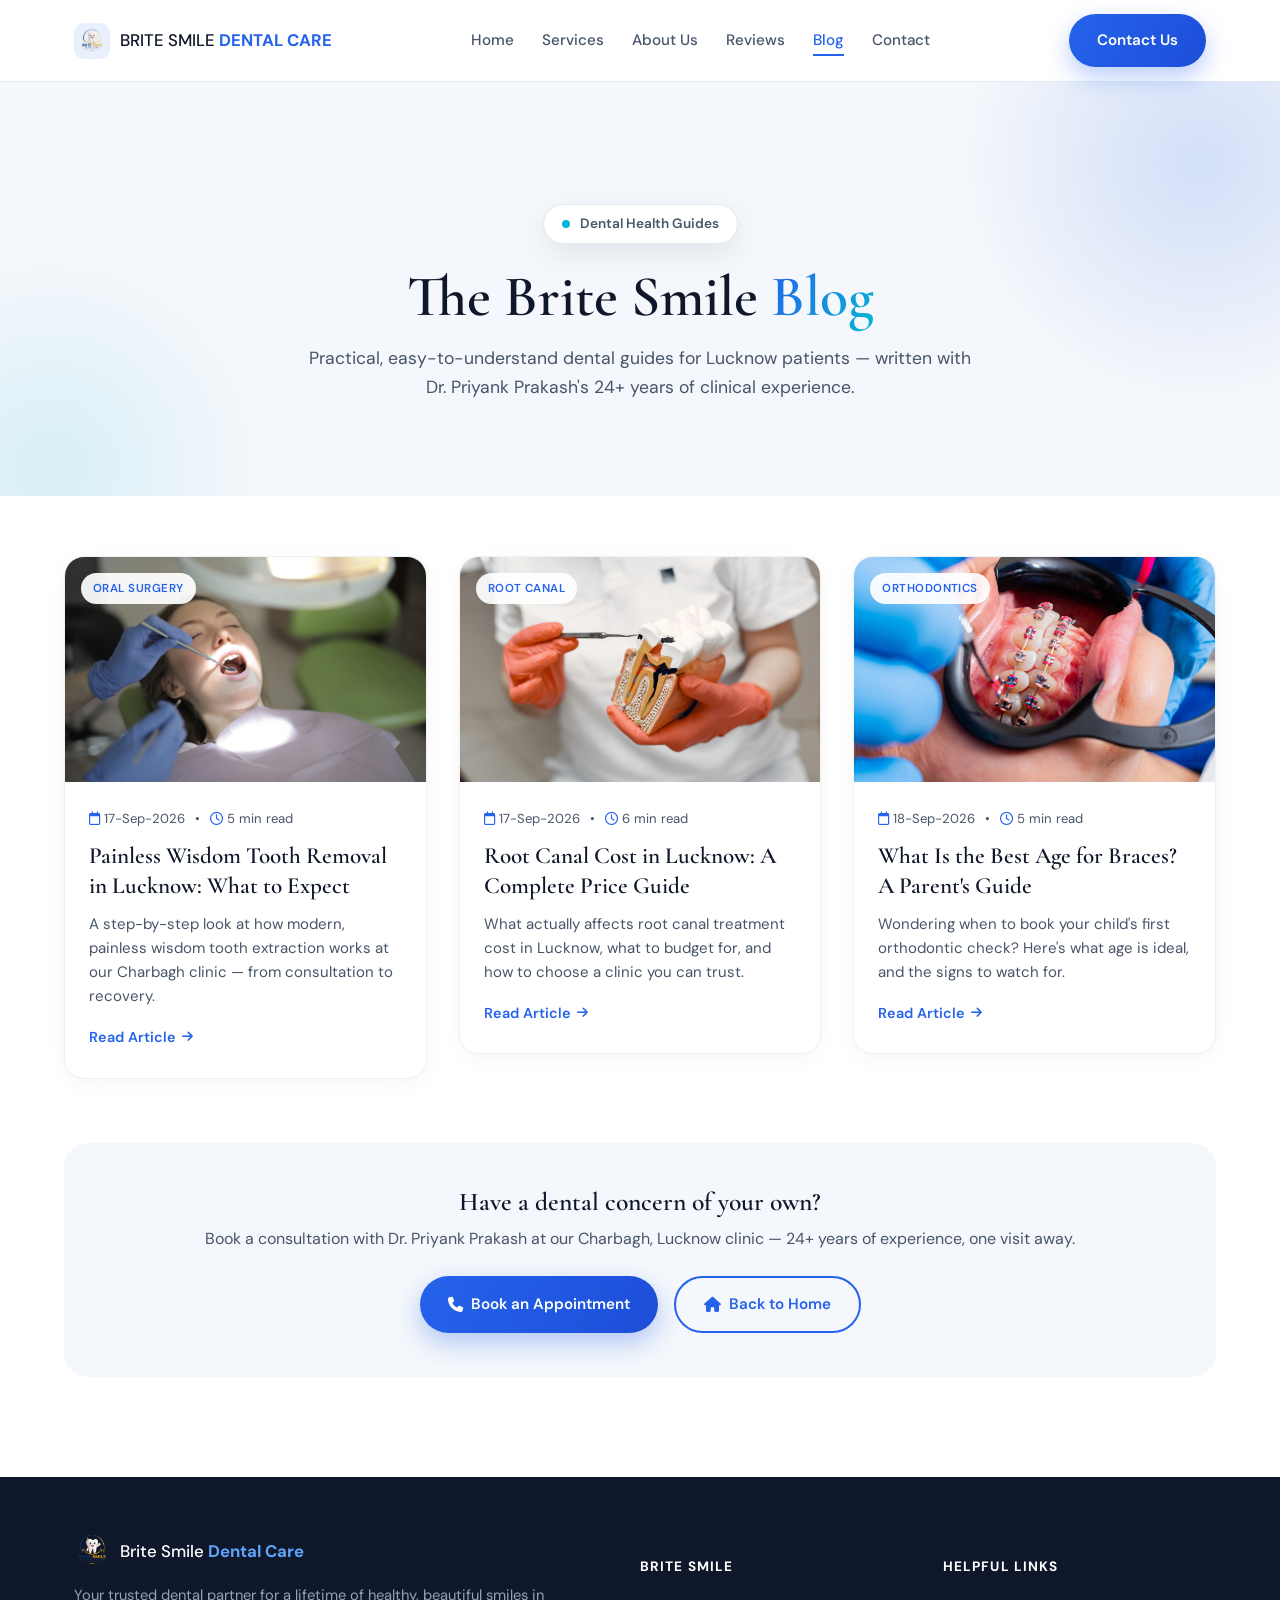
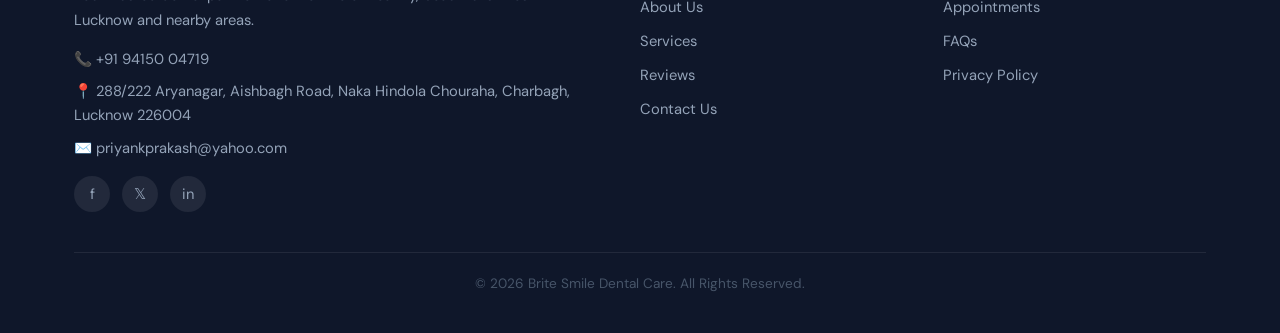
<file: blog/index.html>
<!DOCTYPE html>
<html lang="en">
<head>
<meta charset="UTF-8">
<meta name="viewport" content="width=device-width, initial-scale=1.0, maximum-scale=1.0, user-scalable=no">
<title>Dental Blog Lucknow | Wisdom Tooth, Root Canal & Braces Guides — Brite Smile Dental Care</title>
<link rel="preconnect" href="https://fonts.googleapis.com">
<link rel="preconnect" href="https://fonts.gstatic.com" crossorigin>
<link rel="icon" type="image/x-icon" href="/favicon.ico">
<link href="https://fonts.googleapis.com/css2?family=Cormorant+Garamond:ital,wght@0,300;0,400;0,600;0,700;1,300;1,400&family=DM+Sans:wght@300;400;500;600;700&display=swap" rel="stylesheet">
<link rel="stylesheet" href="../about-style.css">
<link rel="stylesheet" href="https://cdnjs.cloudflare.com/ajax/libs/font-awesome/6.5.1/css/all.min.css">

<!-- ═══════════════════════════════ SEO ═══════════════════════════════ -->
<meta name="description" content="Dental health guides for Lucknow patients from Dr. Priyank Prakash (24+ years experience) — painless wisdom tooth removal, root canal cost, best age for braces, and more from Brite Smile Dental Care, Charbagh, Lucknow.">
<meta name="keywords" content="dental blog Lucknow, wisdom tooth removal Lucknow, root canal cost Lucknow, braces age Lucknow, dentist Charbagh Lucknow, Dr Priyank Prakash">
<meta name="author" content="Dr. Priyank Prakash">
<meta name="robots" content="index, follow">
<meta name="theme-color" content="#2563eb">
<meta name="geo.region" content="IN-UP">
<meta name="geo.placename" content="Lucknow">
<link rel="canonical" href="https://britesmiledentalcare2002.co.in/blog/">

<meta property="og:type" content="website">
<meta property="og:title" content="Dental Blog Lucknow | Brite Smile Dental Care">
<meta property="og:description" content="Practical dental guides for Lucknow patients — wisdom tooth removal, root canal cost, and best age for braces, from Dr. Priyank Prakash (24+ years experience).">
<meta property="og:url" content="https://britesmiledentalcare2002.co.in/blog">
<meta property="og:image" content="https://britesmiledentalcare2002.co.in/og-blog-cover.jpg">
<meta property="og:locale" content="en_IN">
<meta property="og:site_name" content="Brite Smile Dental Care">

<meta name="twitter:card" content="summary_large_image">
<meta name="twitter:title" content="Dental Blog Lucknow | Brite Smile Dental Care">
<meta name="twitter:description" content="Wisdom tooth removal, root canal cost, braces age — dental guides for Lucknow patients from Dr. Priyank Prakash.">
<meta name="twitter:image" content="https://britesmiledentalcare2002.co.in/og-blog-cover.jpg">

<!-- Breadcrumb structured data -->
<script type="application/ld+json">
{
  "@context": "https://schema.org",
  "@type": "BreadcrumbList",
  "itemListElement": [
    { "@type": "ListItem", "position": 1, "name": "Home", "item": "https://britesmiledentalcare2002.co.in/" },
    { "@type": "ListItem", "position": 2, "name": "Blog", "item": "https://britesmiledentalcare2002.co.in/blog" }
  ]
}
</script>

<!-- Blog / ItemList structured data -->
<script type="application/ld+json">
{
  "@context": "https://schema.org",
  "@type": "Blog",
  "name": "Brite Smile Dental Care Blog",
  "url": "https://britesmiledentalcare2002.co.in/blog",
  "publisher": {
    "@type": "Dentist",
    "name": "Brite Smile Dental Care",
    "image": "https://britesmiledentalcare2002.co.in/logo.png",
    "telephone": "+91-94150-04719",
    "email": "priyankprakash@yahoo.com",
    "address": {
      "@type": "PostalAddress",
      "streetAddress": "288/222 Aryanagar, Aishbagh Road, Naka Hindola Chouraha, Charbagh",
      "addressLocality": "Lucknow",
      "addressRegion": "Uttar Pradesh",
      "postalCode": "226004",
      "addressCountry": "IN"
    },
    "founder": {
      "@type": "Person",
      "name": "Dr. Priyank Prakash",
      "jobTitle": "Dental Surgeon",
      "description": "24+ years of clinical dental experience"
    }
  },
  "blogPost": [
    {
      "@type": "BlogPosting",
      "headline": "Painless Wisdom Tooth Removal in Lucknow: What to Expect",
      "url": "https://britesmiledentalcare2002.co.in/blog/painless-wisdom-tooth-removal-lucknow",
      "author": { "@type": "Person", "name": "Dr. Priyank Prakash" },
      "publisher": { "@type": "Organization", "name": "Brite Smile Dental Care" }
    },
    {
      "@type": "BlogPosting",
      "headline": "Root Canal Cost in Lucknow: A Complete Price Guide",
      "url": "https://britesmiledentalcare2002.co.in/blog/root-canal-cost-in-lucknow",
      "author": { "@type": "Person", "name": "Dr. Priyank Prakash" },
      "publisher": { "@type": "Organization", "name": "Brite Smile Dental Care" }
    },
    {
      "@type": "BlogPosting",
      "headline": "What Is the Best Age for Braces? A Parent's Guide",
      "url": "https://britesmiledentalcare2002.co.in/blog/what-is-best-age-for-braces",
      "author": { "@type": "Person", "name": "Dr. Priyank Prakash" },
      "publisher": { "@type": "Organization", "name": "Brite Smile Dental Care" }
    }
  ]
}
</script>

<style>
/* ── Blog hero (kept from the coming-soon page, now a proper header) ── */
.blog-hero{
  min-height:46vh;
  display:flex;
  align-items:center;
  justify-content:center;
  text-align:center;
  position:relative;
  overflow:hidden;
  background:var(--bg-soft);
  padding:100px 24px 64px;
}
.blog-hero-blob{
  position:absolute;top:-160px;right:-160px;width:480px;height:480px;border-radius:50%;
  background:radial-gradient(circle, rgba(37,99,235,.16), transparent 70%);
}
.blog-hero-blob2{
  position:absolute;bottom:-180px;left:-160px;width:420px;height:420px;border-radius:50%;
  background:radial-gradient(circle, rgba(6,182,212,.12), transparent 70%);
}
.blog-hero-inner{position:relative;z-index:2;max-width:680px;}
.blog-title{font-size:clamp(2.2rem,5vw,3.6rem);margin-bottom:14px;}
.blog-sub{font-family:'DM Sans',sans-serif;font-weight:400;font-size:1.1rem;color:var(--ink-soft);margin-bottom:8px;}

/* ── Blog grid section ── */
.blog-grid-section{padding:20px 24px 100px;max-width:1200px;margin:0 auto;}
.blog-grid{
  display:grid;
  grid-template-columns:repeat(auto-fit, minmax(320px, 1fr));
  gap:32px;
  margin-top:40px;
}
.blog-card{
  background:#fff;
  border-radius:20px;
  overflow:hidden;
  border:1px solid rgba(15,23,42,.06);
  box-shadow:0 4px 20px rgba(15,23,42,.04);
  display:flex;
  flex-direction:column;
  text-decoration:none;
  color:inherit;
  transition:transform .25s ease, box-shadow .25s ease;
}
.blog-card:hover{
  transform:translateY(-6px);
  box-shadow:0 16px 40px rgba(15,23,42,.10);
}
.blog-card-media{
  position:relative;
  aspect-ratio:16/10;
  overflow:hidden;
  background:linear-gradient(135deg,rgba(37,99,235,.12),rgba(6,182,212,.12));
}
.blog-card-media img{
  width:100%;height:100%;object-fit:cover;display:block;
  transition:transform .4s ease;
}
.blog-card:hover .blog-card-media img{transform:scale(1.06);}
.blog-card-tag{
  position:absolute;top:16px;left:16px;
  background:rgba(255,255,255,.92);
  color:var(--primary);
  font-family:'DM Sans',sans-serif;font-weight:600;font-size:.72rem;
  letter-spacing:.04em;text-transform:uppercase;
  padding:6px 12px;border-radius:999px;
}
.blog-card-body{padding:26px 24px 28px;display:flex;flex-direction:column;flex:1;}
.blog-card-meta{
  display:flex;align-items:center;gap:10px;
  font-family:'DM Sans',sans-serif;font-size:.82rem;color:var(--ink-soft);
  margin-bottom:12px;
}
.blog-card-meta i{color:var(--primary);}
.blog-card-title{
  font-family:'Cormorant Garamond',serif;
  font-size:1.45rem;font-weight:600;line-height:1.28;
  margin-bottom:10px;
}
.blog-card-excerpt{
  font-family:'DM Sans',sans-serif;font-size:.94rem;line-height:1.6;
  color:var(--ink-soft);margin-bottom:18px;flex:1;
}
.blog-card-readmore{
  font-family:'DM Sans',sans-serif;font-weight:600;font-size:.9rem;
  color:var(--primary);display:inline-flex;align-items:center;gap:6px;
}
.blog-card-readmore i{transition:transform .25s ease;font-size:.78rem;}
.blog-card:hover .blog-card-readmore i{transform:translateX(4px);}

/* ── Newsletter / follow-up CTA strip ── */
.blog-cta-strip{
  margin-top:64px;
  background:var(--bg-soft);
  border-radius:24px;
  padding:44px 32px;
  text-align:center;
}
.blog-cta-strip h3{font-size:1.6rem;margin-bottom:10px;}
.blog-cta-strip p{font-family:'DM Sans',sans-serif;color:var(--ink-soft);margin-bottom:24px;}
.blog-cta-buttons{display:flex;gap:16px;justify-content:center;flex-wrap:wrap;}

@media (max-width:640px){
  .blog-grid{grid-template-columns:1fr;}
  .blog-hero{padding:88px 20px 48px;}
}
</style>
</head>
<body>

<!-- ═══════════════════════════════ NAVBAR ═══════════════════════════════ -->
<nav class="navbar">
  <div class="nav-container">
    <a href="/" class="nav-logo">
      <div class="logo-icon"><img src="../logo.png" loading="lazy" alt="Brite Smile Logo" style="width:26px;height:26px;object-fit:contain;"></div>
      <span>BRITE SMILE <strong>DENTAL CARE</strong></span>
    </a>
    <ul class="nav-links" id="navLinks">
      <li><a href="/">Home</a></li>
      <li><a href="/services">Services</a></li>
      <li><a href="/about/">About Us</a></li>
      <li><a href="/#reviews">Reviews</a></li>
      <li><a href="/blog" aria-current="page">Blog</a></li>
      <li><a href="/#book-appointment">Contact</a></li>
    </ul>
    <a href="tel:+919415004719" class="btn btn-primary btn-nav">Contact Us</a>
    <button class="nav-hamburger" id="hamburger" aria-label="Menu" aria-expanded="false">
      <span></span><span></span><span></span>
    </button>
  </div>
</nav>
<div class="nav-overlay" id="navOverlay"></div>

<!-- ═══════════════════════════════ HERO ═══════════════════════════════ -->
<section class="blog-hero">
  <div class="blog-hero-blob"></div>
  <div class="blog-hero-blob2"></div>
  <div class="blog-hero-inner reveal from-bottom in-view">
    <div class="hero-badge" style="margin:0 auto 20px;"><span class="badge-dot"></span>Dental Health Guides</div>
    <h1 class="blog-title">The Brite Smile <span class="gradient-text">Blog</span></h1>
    <p class="blog-sub">Practical, easy-to-understand dental guides for Lucknow patients — written with Dr. Priyank Prakash's 24+ years of clinical experience.</p>
  </div>
</section>

<!-- ═══════════════════════════════ BLOG GRID ═══════════════════════════════ -->
<section class="blog-grid-section">
  <div class="blog-grid">

    <!-- POST 1 -->
    <article>
      <a class="blog-card" href="../blog/painless-wisdom-tooth-removal-lucknow" aria-label="Read: Painless Wisdom Tooth Removal in Lucknow"> 
        <div class="blog-card-media">
          <img src="../blog/images/painless-wisdom-tooth-removal-lucknow-cover.webp" loading="lazy" alt="Painless wisdom tooth removal treatment in Lucknow at Brite Smile Dental Care">
          <span class="blog-card-tag">Oral Surgery</span>
        </div>
        <div class="blog-card-body">
          <div class="blog-card-meta">
            <span><i class="fa-regular fa-calendar"></i> 17-Sep-2026</span>
            <span>•</span>
            <span><i class="fa-regular fa-clock"></i> 5 min read</span>
          </div>
          <h2 class="blog-card-title">Painless Wisdom Tooth Removal in Lucknow: What to Expect</h2>
          <p class="blog-card-excerpt">A step-by-step look at how modern, painless wisdom tooth extraction works at our Charbagh clinic — from consultation to recovery.</p>
          <span class="blog-card-readmore">Read Article <i class="fa-solid fa-arrow-right"></i></span>
        </div>
      </a>
    </article>

    <!-- POST 2 -->
    <article>
      <a class="blog-card" href="../blog/root-canal-cost-in-lucknow" aria-label="Read: Root Canal Cost in Lucknow">
        <div class="blog-card-media">
          <img src="../blog/images/root-canal-cost-in-lucknow-cover.webp" loading="lazy" alt="Root canal treatment cost guide in Lucknow at Brite Smile Dental Care">
          <span class="blog-card-tag">Root Canal</span>
        </div>
        <div class="blog-card-body">
          <div class="blog-card-meta">
            <span><i class="fa-regular fa-calendar"></i> 17-Sep-2026</span>
            <span>•</span>
            <span><i class="fa-regular fa-clock"></i> 6 min read</span>
          </div>
          <h2 class="blog-card-title">Root Canal Cost in Lucknow: A Complete Price Guide</h2>
          <p class="blog-card-excerpt">What actually affects root canal treatment cost in Lucknow, what to budget for, and how to choose a clinic you can trust.</p>
          <span class="blog-card-readmore">Read Article <i class="fa-solid fa-arrow-right"></i></span>
        </div>
      </a>
    </article>

    <!-- POST 3 -->
    <article>
      <a class="blog-card" href="../blog/what-is-best-age-for-braces" aria-label="Read: What Is the Best Age for Braces?">
        <div class="blog-card-media">
          <img src="../blog/images/what-is-best-age-for-braces-cover.webp" loading="lazy" alt="Best age for braces guide for children and teens by Brite Smile Dental Care Lucknow">
          <span class="blog-card-tag">Orthodontics</span>
        </div>
        <div class="blog-card-body">
          <div class="blog-card-meta">
            <span><i class="fa-regular fa-calendar"></i> 18-Sep-2026</span>
            <span>•</span>
            <span><i class="fa-regular fa-clock"></i> 5 min read</span>
          </div>
          <h2 class="blog-card-title">What Is the Best Age for Braces? A Parent's Guide</h2>
          <p class="blog-card-excerpt">Wondering when to book your child's first orthodontic check? Here's what age is ideal, and the signs to watch for.</p>
          <span class="blog-card-readmore">Read Article <i class="fa-solid fa-arrow-right"></i></span>
        </div>
      </a>
    </article>

  </div>

  <!-- CTA STRIP -->
  <div class="blog-cta-strip reveal from-bottom in-view">
    <h3>Have a dental concern of your own?</h3>
    <p>Book a consultation with Dr. Priyank Prakash at our Charbagh, Lucknow clinic — 24+ years of experience, one visit away.</p>
    <div class="blog-cta-buttons">
      <a href="tel:+919415004719" class="btn btn-primary"><i class="fa-solid fa-phone"></i> Book an Appointment</a>
      <a href="/" class="btn btn-outline"><i class="fa-solid fa-house"></i> Back to Home</a>
    </div>
  </div>
</section>

<!-- ═══════════════════════════════ FOOTER ═══════════════════════════════ -->
<footer class="footer">
  <div class="container">
    <div class="footer-grid">
      <div class="footer-brand">
        <div class="nav-logo footer-logo">
          <div class="logo-icon" style="background:transparent;"><img src="../logo.png" loading="lazy" alt="Brite Smile Logo" style="width:36px;height:36px;object-fit:contain;"></div>
          <span style="color:#fff;">Brite Smile <strong style="color:#60a5fa;">Dental Care</strong></span>
        </div>
        <p>Your trusted dental partner for a lifetime of healthy, beautiful smiles in Lucknow and nearby areas.</p>
        <div class="footer-contact-info">
          <div>📞 +91 94150 04719</div>
          <div>📍 288/222 Aryanagar, Aishbagh Road, Naka Hindola Chouraha, Charbagh, Lucknow 226004</div>
          <div>✉️ priyankprakash@yahoo.com</div>
        </div>
        <div class="footer-social">
          <a href="#" aria-label="Facebook">f</a><a href="#" aria-label="Twitter">𝕏</a><a href="#" aria-label="Instagram">in</a>
        </div>
      </div>
      <div class="footer-col">
        <h5>Brite Smile</h5>
        <ul><li><a href="/about/">About Us</a></li><li><a href="/services">Services</a></li><li><a href="/#reviews">Reviews</a></li><li><a href="/#book-appointment">Contact Us</a></li></ul>
      </div>
      <div class="footer-col">
        <h5>Helpful Links</h5>
        <ul><li><a href="/#book-appointment">Appointments</a></li><li><a href="/#faq">FAQs</a></li><li><a href="#">Privacy Policy</a></li></ul>
      </div>
    </div>
    <div class="footer-bottom"><p>© 2026 Brite Smile Dental Care. All Rights Reserved.</p></div>
  </div>
</footer>

<script src="/about-script.js"></script>
</body>
</html>
</file>
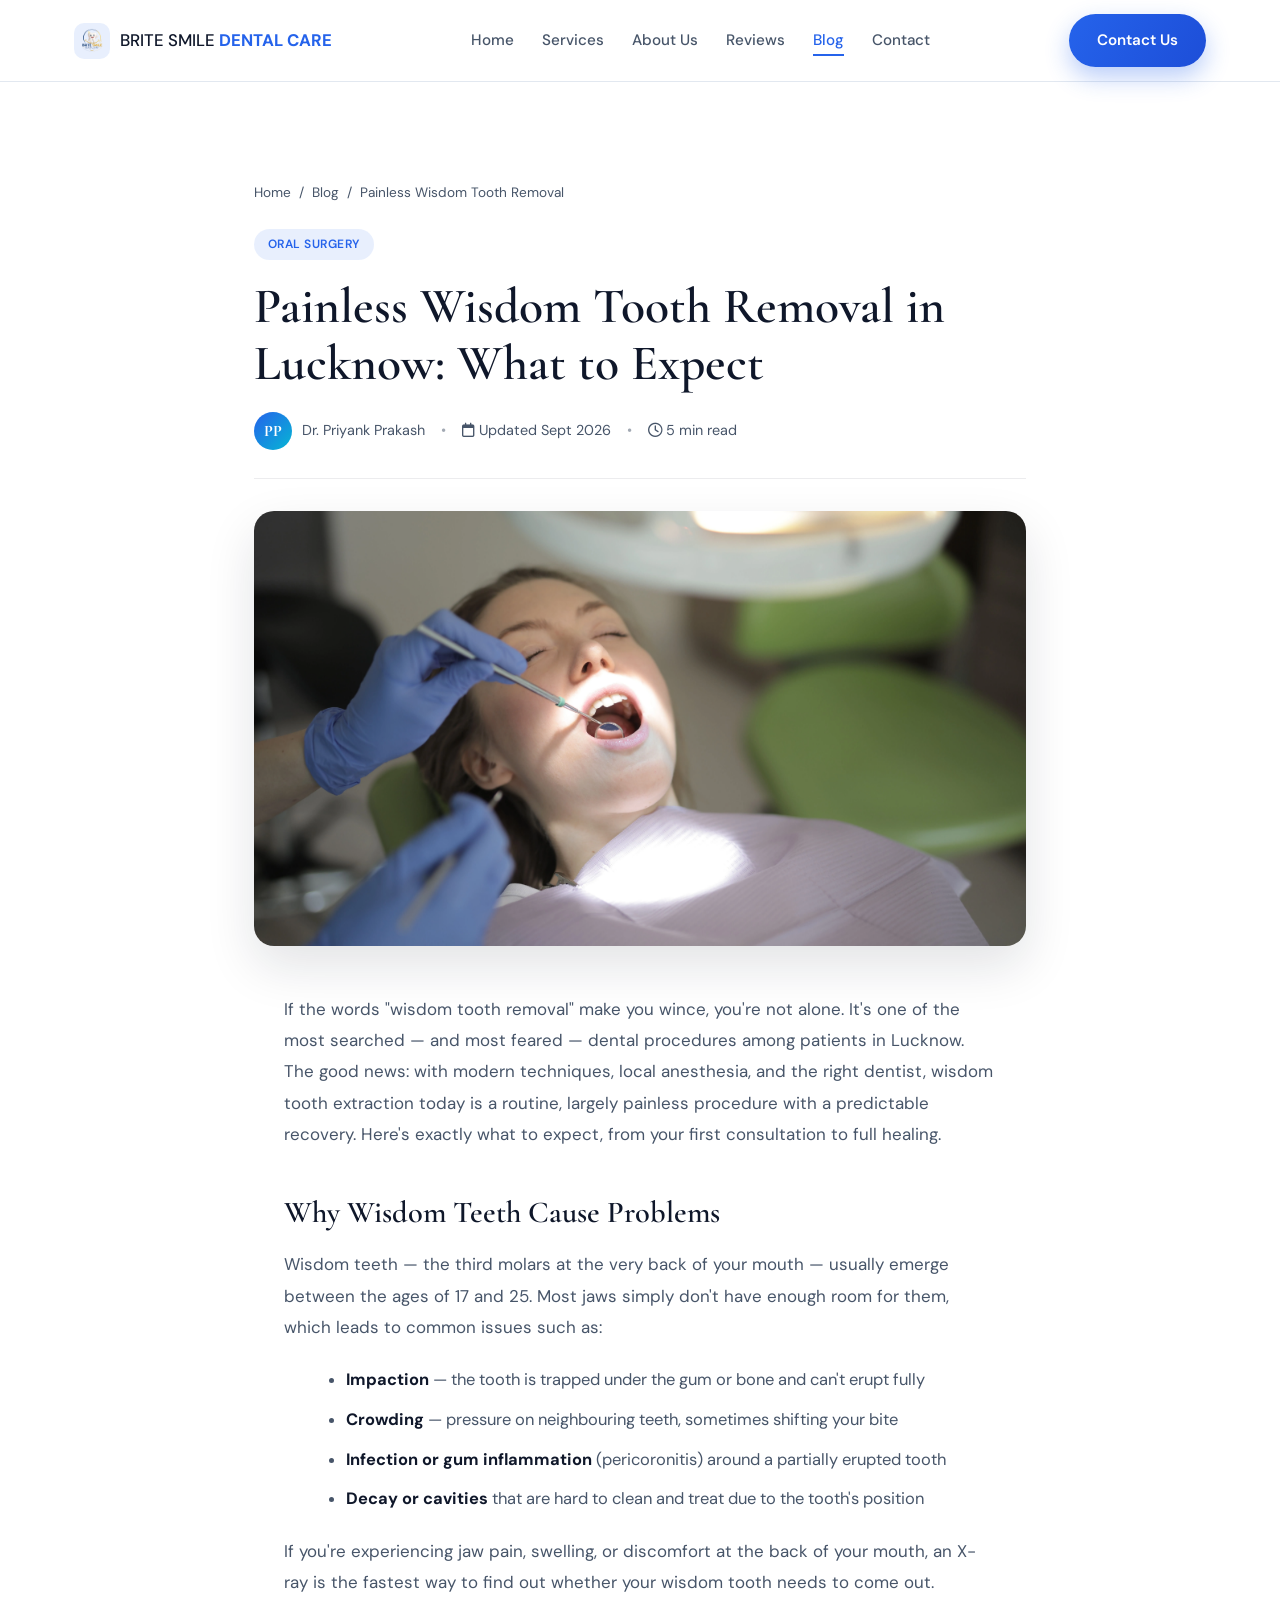
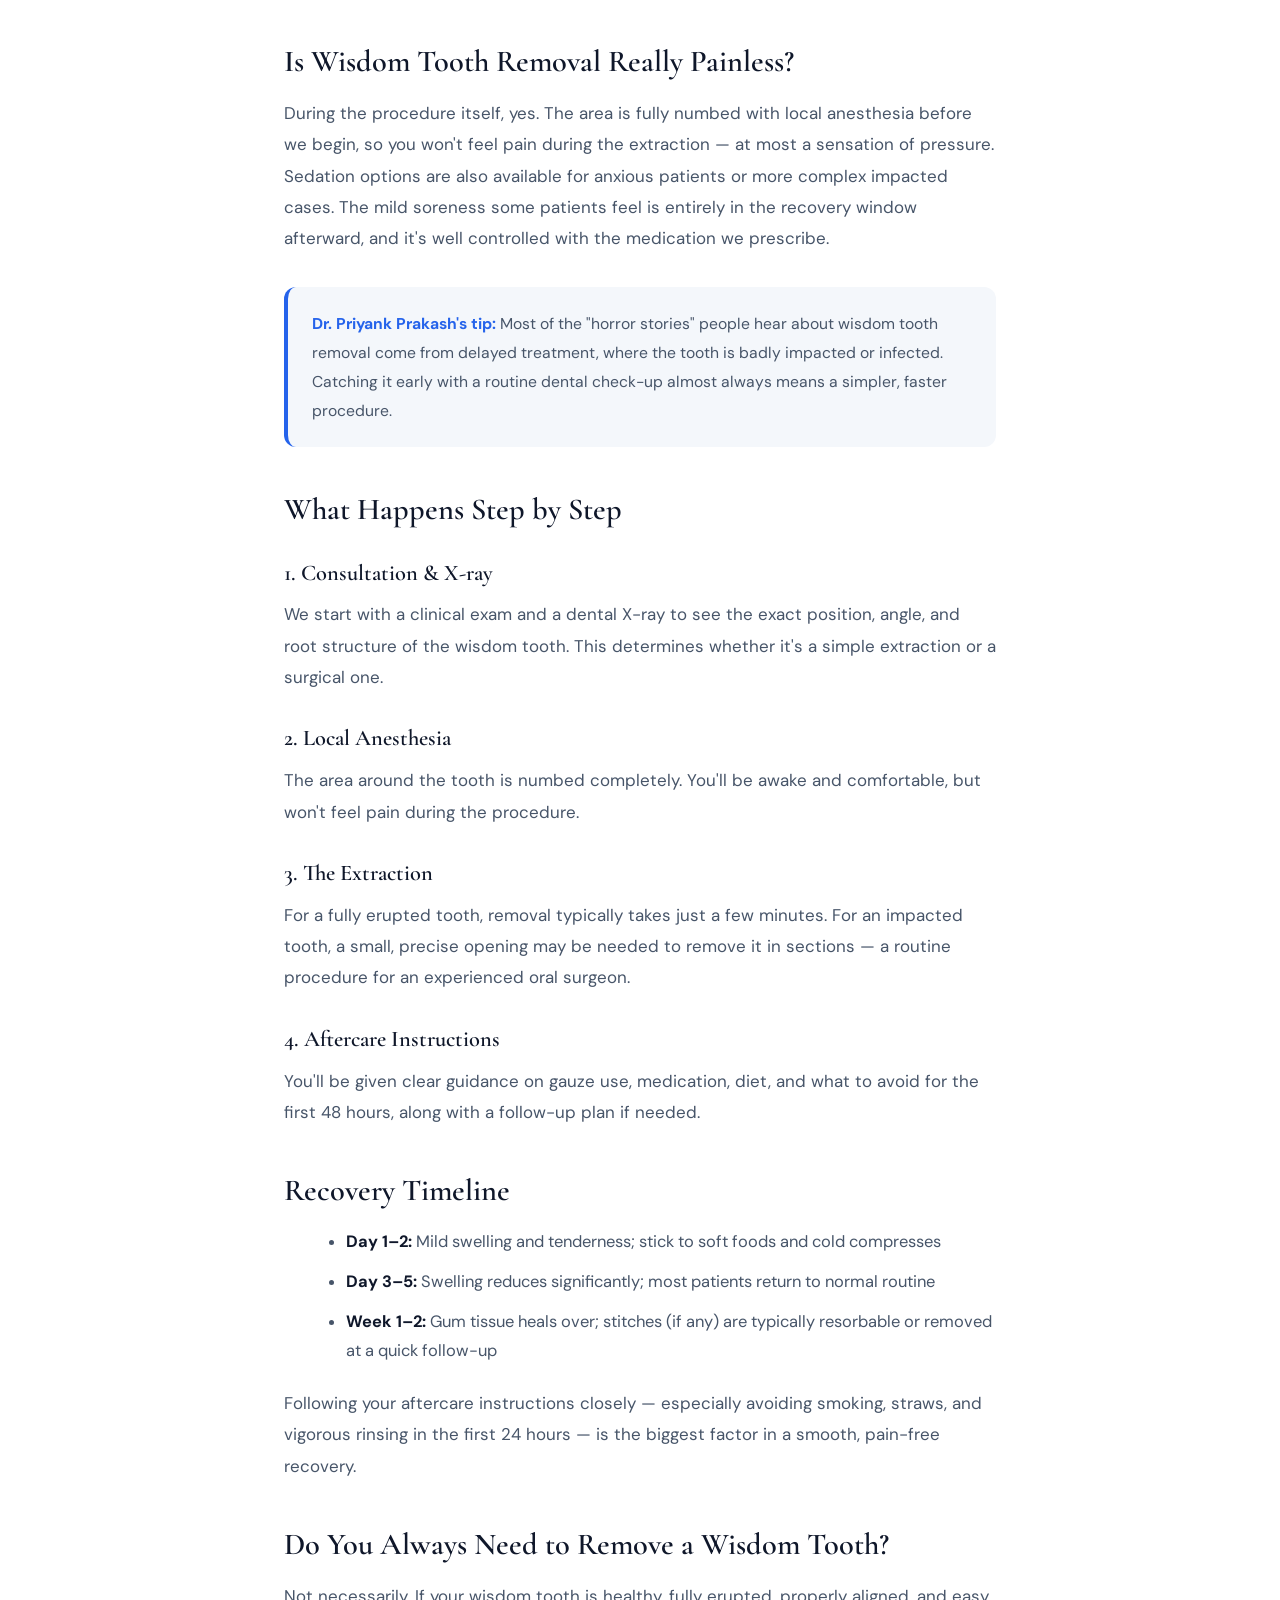
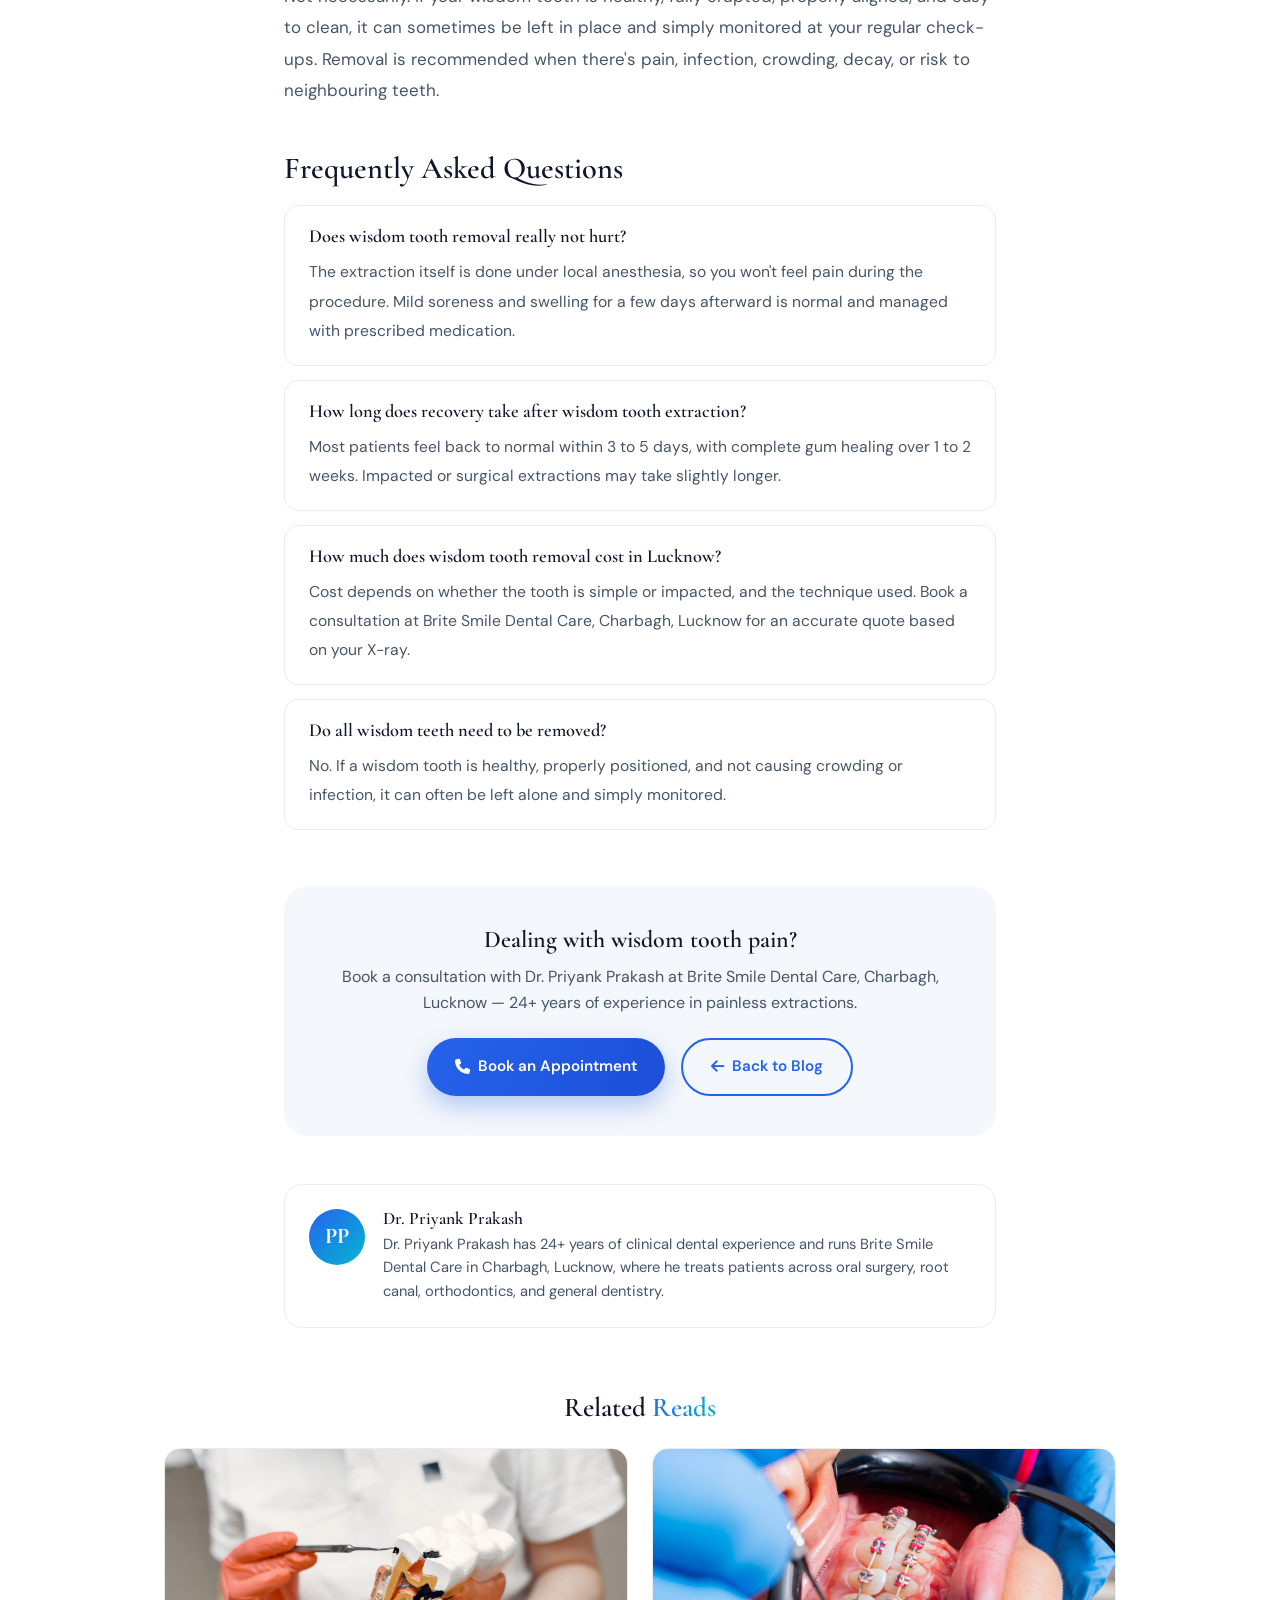
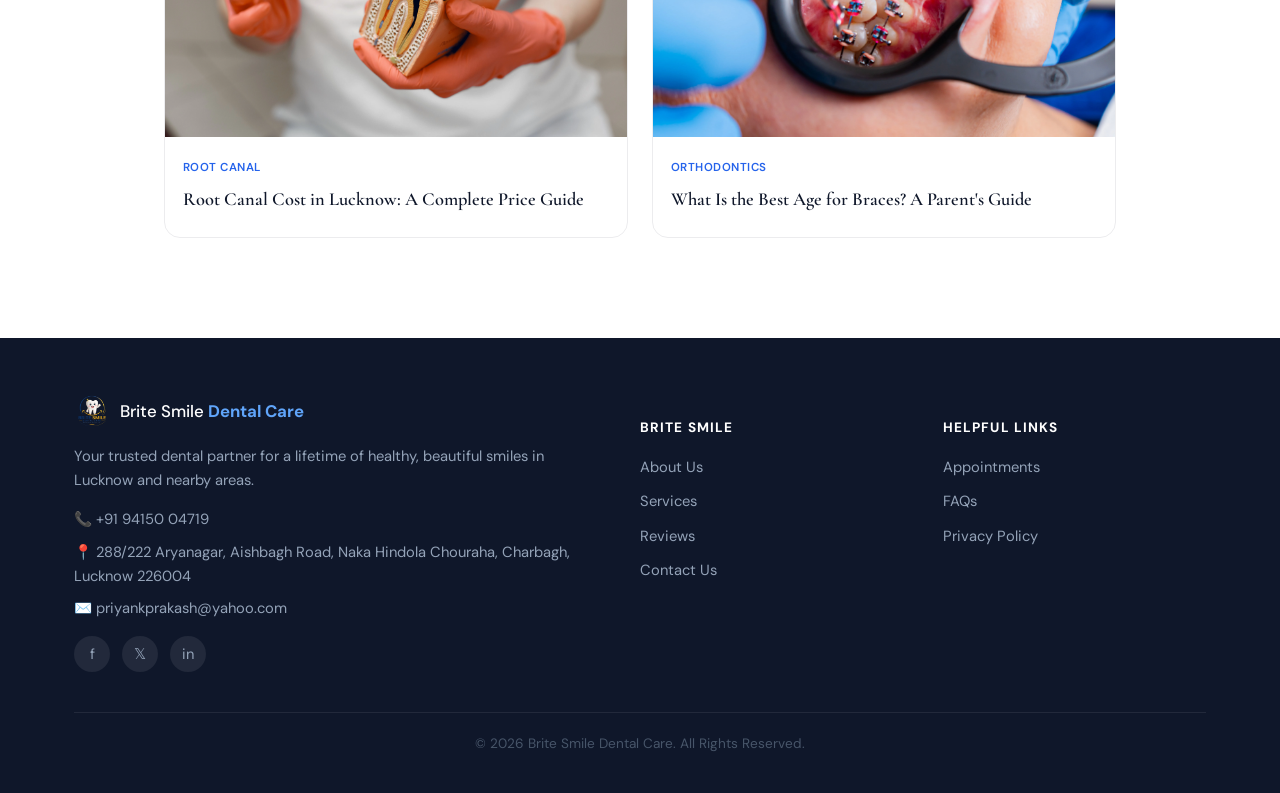
<file: blog/painless-wisdom-tooth-removal-lucknow/index.html>
<!DOCTYPE html>
<html lang="en">
<head>
<meta charset="UTF-8">
<meta name="viewport" content="width=device-width, initial-scale=1.0, maximum-scale=1.0, user-scalable=no">
<title>Painless Wisdom Tooth Removal in Lucknow: What to Expect | Brite Smile Dental Care</title>
<link rel="preconnect" href="https://fonts.googleapis.com">
<link rel="preconnect" href="https://fonts.gstatic.com" crossorigin>
<link rel="icon" type="image/x-icon" href="/favicon.ico">
<link href="https://fonts.googleapis.com/css2?family=Cormorant+Garamond:ital,wght@0,300;0,400;0,600;0,700;1,300;1,400&family=DM+Sans:wght@300;400;500;600;700&display=swap" rel="stylesheet">
<link rel="stylesheet" href="/about-style.css">
<link rel="stylesheet" href="https://cdnjs.cloudflare.com/ajax/libs/font-awesome/6.5.1/css/all.min.css">

<!-- ═══════════════════════════════ SEO ═══════════════════════════════ -->
<meta name="description" content="Worried about wisdom tooth pain? Learn how painless wisdom tooth removal works in Lucknow — procedure, recovery time & aftercare from Dr. Priyank Prakash (24+ years experience), Charbagh, Lucknow.">
<meta name="keywords" content="painless wisdom tooth removal Lucknow, wisdom tooth extraction Lucknow, wisdom tooth pain treatment, impacted wisdom tooth Lucknow, dentist Charbagh Lucknow">
<meta name="author" content="Dr. Priyank Prakash">
<meta name="robots" content="index, follow">
<meta name="theme-color" content="#2563eb">
<meta name="geo.region" content="IN-UP">
<meta name="geo.placename" content="Lucknow">
<link rel="canonical" href="https://britesmiledentalcare2002.co.in/blog/painless-wisdom-tooth-removal-lucknow/">

<meta property="og:type" content="article">
<meta property="og:title" content="Painless Wisdom Tooth Removal in Lucknow: What to Expect">
<meta property="og:description" content="How modern, painless wisdom tooth extraction works at Brite Smile Dental Care, Charbagh, Lucknow — from consultation to recovery.">
<meta property="og:url" content="https://britesmiledentalcare2002.co.in/blog/painless-wisdom-tooth-removal-lucknow">
<meta property="og:image" content="/blog/images/painless-wisdom-tooth-removal-lucknow-cover.webp">
<meta property="og:locale" content="en_IN">
<meta property="og:site_name" content="Brite Smile Dental Care">
<meta property="article:published_time" content="2026-09-17">
<meta property="article:author" content="Dr. Priyank Prakash">
<meta property="article:section" content="Oral Surgery">

<meta name="twitter:card" content="summary_large_image">
<meta name="twitter:title" content="Painless Wisdom Tooth Removal in Lucknow: What to Expect">
<meta name="twitter:description" content="How modern, painless wisdom tooth extraction works at Brite Smile Dental Care, Charbagh, Lucknow.">
<meta name="twitter:image" content="/blog/images/painless-wisdom-tooth-removal-lucknow-cover.webp">

<!-- Breadcrumb structured data -->
<script type="application/ld+json">
{
  "@context": "https://schema.org",
  "@type": "BreadcrumbList",
  "itemListElement": [
    { "@type": "ListItem", "position": 1, "name": "Home", "item": "https://britesmiledentalcare2002.co.in/" },
    { "@type": "ListItem", "position": 2, "name": "Blog", "item": "https://britesmiledentalcare2002.co.in/blog" },
    { "@type": "ListItem", "position": 3, "name": "Painless Wisdom Tooth Removal in Lucknow", "item": "https://britesmiledentalcare2002.co.in/blog/painless-wisdom-tooth-removal-lucknow" }
  ]
}
</script>

<!-- Article structured data -->
<script type="application/ld+json">
{
  "@context": "https://schema.org",
  "@type": "MedicalWebPage",
  "headline": "Painless Wisdom Tooth Removal in Lucknow: What to Expect",
  "description": "A step-by-step look at how modern, painless wisdom tooth extraction works at Brite Smile Dental Care in Charbagh, Lucknow — from consultation to recovery.",
  "image": "https://britesmiledentalcare2002.co.in/blog/images/painless-wisdom-tooth-removal-lucknow-cover.webp",
  "datePublished": "2026-09-17",
  "dateModified": "2026-09-17",
  "author": {
    "@type": "Person",
    "name": "Dr. Priyank Prakash",
    "jobTitle": "Dental Surgeon",
    "description": "24+ years of clinical dental experience"
  },
  "publisher": {
    "@type": "Dentist",
    "name": "Brite Smile Dental Care",
    "logo": { "@type": "ImageObject", "url": "https://britesmiledentalcare2002.co.in/logo.png" },
    "telephone": "+91-94150-04719",
    "address": {
      "@type": "PostalAddress",
      "streetAddress": "288/222 Aryanagar, Aishbagh Road, Naka Hindola Chouraha, Charbagh",
      "addressLocality": "Lucknow",
      "addressRegion": "Uttar Pradesh",
      "postalCode": "226004",
      "addressCountry": "IN"
    }
  },
  "mainEntityOfPage": "https://britesmiledentalcare2002.co.in/blog/painless-wisdom-tooth-removal-lucknow"
}
</script>

<!-- FAQ structured data -->
<script type="application/ld+json">
{
  "@context": "https://schema.org",
  "@type": "FAQPage",
  "mainEntity": [
    {
      "@type": "Question",
      "name": "Does wisdom tooth removal really not hurt?",
      "acceptedAnswer": { "@type": "Answer", "text": "The extraction itself is done under local anesthesia, so you won't feel pain during the procedure. Mild soreness and swelling for a few days afterward is normal and managed with prescribed medication." }
    },
    {
      "@type": "Question",
      "name": "How long does recovery take after wisdom tooth extraction?",
      "acceptedAnswer": { "@type": "Answer", "text": "Most patients feel back to normal within 3 to 5 days, with complete gum healing over 1 to 2 weeks. Impacted or surgical extractions may take slightly longer." }
    },
    {
      "@type": "Question",
      "name": "How much does wisdom tooth removal cost in Lucknow?",
      "acceptedAnswer": { "@type": "Answer", "text": "Cost depends on whether the tooth is simple or impacted, and the technique used. Book a consultation at Brite Smile Dental Care, Charbagh, Lucknow for an accurate quote based on your X-ray." }
    },
    {
      "@type": "Question",
      "name": "Do all wisdom teeth need to be removed?",
      "acceptedAnswer": { "@type": "Answer", "text": "No. If a wisdom tooth is healthy, properly positioned, and not causing crowding or infection, it can often be left alone and simply monitored." }
    }
  ]
}
</script>

<style>
/* ── Article hero ── */
.article-hero{
  padding:100px 24px 0;
  max-width:820px;
  margin:0 auto;
}
.article-breadcrumb{
  font-family:'DM Sans',sans-serif;font-size:.85rem;color:var(--ink-soft);
  display:flex;align-items:center;gap:8px;margin-bottom:24px;flex-wrap:wrap;
}
.article-breadcrumb a{color:var(--ink-soft);text-decoration:none;}
.article-breadcrumb a:hover{color:var(--primary);}
.article-tag{
  display:inline-block;background:rgba(37,99,235,.1);color:var(--primary);
  font-family:'DM Sans',sans-serif;font-weight:600;font-size:.75rem;letter-spacing:.04em;text-transform:uppercase;
  padding:6px 14px;border-radius:999px;margin-bottom:18px;
}
.article-title{font-size:clamp(2rem,4.6vw,3.1rem);line-height:1.15;margin-bottom:20px;}
.article-meta{
  display:flex;align-items:center;gap:16px;flex-wrap:wrap;
  font-family:'DM Sans',sans-serif;font-size:.9rem;color:var(--ink-soft);
  padding-bottom:28px;border-bottom:1px solid rgba(15,23,42,.08);margin-bottom:0;
}
.article-author{display:flex;align-items:center;gap:10px;}
.article-author-avatar{
  width:38px;height:38px;border-radius:50%;
  background:linear-gradient(135deg,var(--primary),#06b6d4);
  color:#fff;display:flex;align-items:center;justify-content:center;
  font-family:'Cormorant Garamond',serif;font-weight:700;font-size:1rem;
}
.article-meta-dot{opacity:.5;}

.article-cover{
  max-width:820px;margin:32px auto 0;padding:0 24px;
}
.article-cover img{
  width:100%;aspect-ratio:16/9;object-fit:cover;border-radius:20px;
  box-shadow:0 20px 50px rgba(15,23,42,.12);
}

/* ── Article body ── */
.article-body{
  max-width:760px;margin:0 auto;padding:48px 24px 0;
  font-family:'DM Sans',sans-serif;color:var(--ink);
}
.article-body p{font-size:1.06rem;line-height:1.85;color:var(--ink-soft);margin-bottom:22px;}
.article-body h2{
  font-family:'Cormorant Garamond',serif;font-size:1.9rem;font-weight:600;
  margin:46px 0 18px;color:var(--ink);
}
.article-body h3{
  font-family:'Cormorant Garamond',serif;font-size:1.4rem;font-weight:600;
  margin:32px 0 14px;color:var(--ink);
}
.article-body ul, .article-body ol{margin:0 0 22px 22px;}
.article-body li{font-size:1.03rem;line-height:1.8;color:var(--ink-soft);margin-bottom:10px;}
.article-body strong{color:var(--ink);}

.article-callout{
  background:var(--bg-soft);border-left:4px solid var(--primary);
  border-radius:12px;padding:22px 24px;margin:32px 0;
  font-family:'DM Sans',sans-serif;
}
.article-callout p{margin:0;font-size:.98rem;color:var(--ink-soft);}
.article-callout p strong{color:var(--primary);}

/* ── FAQ ── */
.article-faq-item{
  border:1px solid rgba(15,23,42,.08);border-radius:14px;
  padding:20px 24px;margin-bottom:14px;
}
.article-faq-item h3{margin:0 0 10px;font-size:1.15rem;}
.article-faq-item p{margin:0;font-size:.98rem;}

/* ── In-article CTA ── */
.article-cta{
  max-width:760px;margin:56px auto 0;padding:0 24px;
}
.article-cta-box{
  background:var(--bg-soft);border-radius:24px;padding:40px 32px;text-align:center;
}
.article-cta-box h3{font-size:1.5rem;margin-bottom:10px;}
.article-cta-box p{font-family:'DM Sans',sans-serif;color:var(--ink-soft);margin-bottom:22px;}
.article-cta-buttons{display:flex;gap:16px;justify-content:center;flex-wrap:wrap;}

/* ── Author box ── */
.article-author-box{
  max-width:760px;margin:48px auto 0;padding:0 24px;
}
.author-card{
  display:flex;gap:18px;align-items:flex-start;
  border:1px solid rgba(15,23,42,.08);border-radius:18px;padding:24px;
}
.author-card-avatar{
  width:56px;height:56px;border-radius:50%;flex-shrink:0;
  background:linear-gradient(135deg,var(--primary),#06b6d4);
  color:#fff;display:flex;align-items:center;justify-content:center;
  font-family:'Cormorant Garamond',serif;font-weight:700;font-size:1.4rem;
}
.author-card h4{font-size:1.1rem;margin-bottom:4px;}
.author-card p{font-family:'DM Sans',sans-serif;font-size:.92rem;color:var(--ink-soft);margin:0;line-height:1.6;}

/* ── Related posts ── */
.related-section{max-width:1000px;margin:64px auto 0;padding:0 24px 100px;}
.related-section h2{font-size:1.7rem;margin-bottom:24px;text-align:center;}
.related-grid{display:grid;grid-template-columns:repeat(auto-fit,minmax(260px,1fr));gap:24px;}
.related-card{
  display:block;text-decoration:none;color:inherit;
  border:1px solid rgba(15,23,42,.08);border-radius:16px;overflow:hidden;
  transition:transform .25s ease, box-shadow .25s ease;
}
.related-card:hover{transform:translateY(-4px);box-shadow:0 14px 30px rgba(15,23,42,.08);}
.related-card-media{aspect-ratio:16/10;background:linear-gradient(135deg,rgba(37,99,235,.12),rgba(6,182,212,.12));overflow:hidden;}
.related-card-media img{width:100%;height:100%;object-fit:cover;display:block;}
.related-card-body{padding:16px 18px;}
.related-card-body span{font-family:'DM Sans',sans-serif;font-size:.72rem;font-weight:600;letter-spacing:.04em;text-transform:uppercase;color:var(--primary);}
.related-card-body h4{font-family:'Cormorant Garamond',serif;font-size:1.15rem;font-weight:600;margin-top:8px;line-height:1.3;}

@media (max-width:640px){
  .article-hero{padding:88px 20px 0;}
  .article-meta{gap:10px;}
}
</style>
</head>
<body>

<!-- ═══════════════════════════════ NAVBAR ═══════════════════════════════ -->
<nav class="navbar">
  <div class="nav-container">
    <a href="/" class="nav-logo">
      <div class="logo-icon"><img src="/logo.png" loading="lazy" alt="Brite Smile Logo" style="width:26px;height:26px;object-fit:contain;"></div>
      <span>BRITE SMILE <strong>DENTAL CARE</strong></span>
    </a>
    <ul class="nav-links" id="navLinks">
      <li><a href="/">Home</a></li>
      <li><a href="/services">Services</a></li>
      <li><a href="/about">About Us</a></li>
      <li><a href="/#reviews">Reviews</a></li>
      <li><a href="/blog" aria-current="page">Blog</a></li>
      <li><a href="/#book-appointment">Contact</a></li>
    </ul>
    <a href="tel:+919415004719" class="btn btn-primary btn-nav">Contact Us</a>
    <button class="nav-hamburger" id="hamburger" aria-label="Menu" aria-expanded="false">
      <span></span><span></span><span></span>
    </button>
  </div>
</nav>
<div class="nav-overlay" id="navOverlay"></div>

<!-- ═══════════════════════════════ ARTICLE HERO ═══════════════════════════════ -->
<article>
<header class="article-hero reveal from-bottom in-view">
  <nav class="article-breadcrumb" aria-label="Breadcrumb">
    <a href="/">Home</a> <span>/</span> <a href="/blog">Blog</a> <span>/</span> <span>Painless Wisdom Tooth Removal</span>
  </nav>
  <span class="article-tag">Oral Surgery</span>
  <h1 class="article-title">Painless Wisdom Tooth Removal in Lucknow: What to Expect</h1>
  <div class="article-meta">
    <div class="article-author">
      <div class="article-author-avatar">PP</div>
      <span>Dr. Priyank Prakash</span>
    </div>
    <span class="article-meta-dot">•</span>
    <span><i class="fa-regular fa-calendar"></i> Updated Sept 2026</span>
    <span class="article-meta-dot">•</span>
    <span><i class="fa-regular fa-clock"></i> 5 min read</span>
  </div>
</header>

<div class="article-cover">
  <img src="/blog/images/painless-wisdom-tooth-removal-lucknow-cover.webp" loading="lazy" alt="Painless wisdom tooth removal procedure at Brite Smile Dental Care, Charbagh, Lucknow">
</div>

<!-- ═══════════════════════════════ ARTICLE BODY ═══════════════════════════════ -->
<div class="article-body">

  <p>If the words "wisdom tooth removal" make you wince, you're not alone. It's one of the most searched — and most feared — dental procedures among patients in Lucknow. The good news: with modern techniques, local anesthesia, and the right dentist, wisdom tooth extraction today is a routine, largely painless procedure with a predictable recovery. Here's exactly what to expect, from your first consultation to full healing.</p>

  <h2>Why Wisdom Teeth Cause Problems</h2>
  <p>Wisdom teeth — the third molars at the very back of your mouth — usually emerge between the ages of 17 and 25. Most jaws simply don't have enough room for them, which leads to common issues such as:</p>
  <ul>
    <li><strong>Impaction</strong> — the tooth is trapped under the gum or bone and can't erupt fully</li>
    <li><strong>Crowding</strong> — pressure on neighbouring teeth, sometimes shifting your bite</li>
    <li><strong>Infection or gum inflammation</strong> (pericoronitis) around a partially erupted tooth</li>
    <li><strong>Decay or cavities</strong> that are hard to clean and treat due to the tooth's position</li>
  </ul>
  <p>If you're experiencing jaw pain, swelling, or discomfort at the back of your mouth, an X-ray is the fastest way to find out whether your wisdom tooth needs to come out.</p>

  <h2>Is Wisdom Tooth Removal Really Painless?</h2>
  <p>During the procedure itself, yes. The area is fully numbed with local anesthesia before we begin, so you won't feel pain during the extraction — at most a sensation of pressure. Sedation options are also available for anxious patients or more complex impacted cases. The mild soreness some patients feel is entirely in the recovery window afterward, and it's well controlled with the medication we prescribe.</p>

  <div class="article-callout">
    <p><strong>Dr. Priyank Prakash's tip:</strong> Most of the "horror stories" people hear about wisdom tooth removal come from delayed treatment, where the tooth is badly impacted or infected. Catching it early with a routine dental check-up almost always means a simpler, faster procedure.</p>
  </div>

  <h2>What Happens Step by Step</h2>
  <h3>1. Consultation &amp; X-ray</h3>
  <p>We start with a clinical exam and a dental X-ray to see the exact position, angle, and root structure of the wisdom tooth. This determines whether it's a simple extraction or a surgical one.</p>

  <h3>2. Local Anesthesia</h3>
  <p>The area around the tooth is numbed completely. You'll be awake and comfortable, but won't feel pain during the procedure.</p>

  <h3>3. The Extraction</h3>
  <p>For a fully erupted tooth, removal typically takes just a few minutes. For an impacted tooth, a small, precise opening may be needed to remove it in sections — a routine procedure for an experienced oral surgeon.</p>

  <h3>4. Aftercare Instructions</h3>
  <p>You'll be given clear guidance on gauze use, medication, diet, and what to avoid for the first 48 hours, along with a follow-up plan if needed.</p>

  <h2>Recovery Timeline</h2>
  <ul>
    <li><strong>Day 1–2:</strong> Mild swelling and tenderness; stick to soft foods and cold compresses</li>
    <li><strong>Day 3–5:</strong> Swelling reduces significantly; most patients return to normal routine</li>
    <li><strong>Week 1–2:</strong> Gum tissue heals over; stitches (if any) are typically resorbable or removed at a quick follow-up</li>
  </ul>
  <p>Following your aftercare instructions closely — especially avoiding smoking, straws, and vigorous rinsing in the first 24 hours — is the biggest factor in a smooth, pain-free recovery.</p>

  <h2>Do You Always Need to Remove a Wisdom Tooth?</h2>
  <p>Not necessarily. If your wisdom tooth is healthy, fully erupted, properly aligned, and easy to clean, it can sometimes be left in place and simply monitored at your regular check-ups. Removal is recommended when there's pain, infection, crowding, decay, or risk to neighbouring teeth.</p>

  <h2>Frequently Asked Questions</h2>
  <div class="article-faq-item">
    <h3>Does wisdom tooth removal really not hurt?</h3>
    <p>The extraction itself is done under local anesthesia, so you won't feel pain during the procedure. Mild soreness and swelling for a few days afterward is normal and managed with prescribed medication.</p>
  </div>
  <div class="article-faq-item">
    <h3>How long does recovery take after wisdom tooth extraction?</h3>
    <p>Most patients feel back to normal within 3 to 5 days, with complete gum healing over 1 to 2 weeks. Impacted or surgical extractions may take slightly longer.</p>
  </div>
  <div class="article-faq-item">
    <h3>How much does wisdom tooth removal cost in Lucknow?</h3>
    <p>Cost depends on whether the tooth is simple or impacted, and the technique used. Book a consultation at Brite Smile Dental Care, Charbagh, Lucknow for an accurate quote based on your X-ray.</p>
  </div>
  <div class="article-faq-item">
    <h3>Do all wisdom teeth need to be removed?</h3>
    <p>No. If a wisdom tooth is healthy, properly positioned, and not causing crowding or infection, it can often be left alone and simply monitored.</p>
  </div>

</div>

<!-- ═══════════════════════════════ IN-ARTICLE CTA ═══════════════════════════════ -->
<div class="article-cta">
  <div class="article-cta-box reveal from-bottom in-view">
    <h3>Dealing with wisdom tooth pain?</h3>
    <p>Book a consultation with Dr. Priyank Prakash at Brite Smile Dental Care, Charbagh, Lucknow — 24+ years of experience in painless extractions.</p>
    <div class="article-cta-buttons">
      <a href="tel:+919415004719" class="btn btn-primary"><i class="fa-solid fa-phone"></i> Book an Appointment</a>
      <a href="/blog" class="btn btn-outline"><i class="fa-solid fa-arrow-left"></i> Back to Blog</a>
    </div>
  </div>
</div>

<!-- ═══════════════════════════════ AUTHOR BOX ═══════════════════════════════ -->
<div class="article-author-box">
  <div class="author-card">
    <div class="author-card-avatar">PP</div>
    <div>
      <h4>Dr. Priyank Prakash</h4>
      <p>Dr. Priyank Prakash has 24+ years of clinical dental experience and runs Brite Smile Dental Care in Charbagh, Lucknow, where he treats patients across oral surgery, root canal, orthodontics, and general dentistry.</p>
    </div>
  </div>
</div>
</article>

<!-- ═══════════════════════════════ RELATED POSTS ═══════════════════════════════ -->
<section class="related-section">
  <h2>Related <span class="gradient-text">Reads</span></h2>
  <div class="related-grid">
    <a class="related-card" href="/blog/root-canal-cost-in-lucknow">
      <div class="related-card-media"><img src="/blog/images/root-canal-cost-in-lucknow-cover.webp" loading="lazy" alt="Root canal cost guide Lucknow"></div>
      <div class="related-card-body">
        <span>Root Canal</span>
        <h4>Root Canal Cost in Lucknow: A Complete Price Guide</h4>
      </div>
    </a>
    <a class="related-card" href="/blog/what-is-best-age-for-braces">
      <div class="related-card-media"><img src="/blog/images/what-is-best-age-for-braces-cover.webp" loading="lazy" alt="Best age for braces guide"></div>
      <div class="related-card-body">
        <span>Orthodontics</span>
        <h4>What Is the Best Age for Braces? A Parent's Guide</h4>
      </div>
    </a>
  </div>
</section>

<!-- ═══════════════════════════════ FOOTER ═══════════════════════════════ -->
<footer class="footer">
  <div class="container">
    <div class="footer-grid">
      <div class="footer-brand">
        <div class="nav-logo footer-logo">
          <div class="logo-icon" style="background:transparent;"><img src="/logo.png" loading="lazy" alt="Brite Smile Logo" style="width:36px;height:36px;object-fit:contain;"></div>
          <span style="color:#fff;">Brite Smile <strong style="color:#60a5fa;">Dental Care</strong></span>
        </div>
        <p>Your trusted dental partner for a lifetime of healthy, beautiful smiles in Lucknow and nearby areas.</p>
        <div class="footer-contact-info">
          <div>📞 +91 94150 04719</div>
          <div>📍 288/222 Aryanagar, Aishbagh Road, Naka Hindola Chouraha, Charbagh, Lucknow 226004</div>
          <div>✉️ priyankprakash@yahoo.com</div>
        </div>
        <div class="footer-social">
          <a href="#" aria-label="Facebook">f</a><a href="#" aria-label="Twitter">𝕏</a><a href="#" aria-label="Instagram">in</a>
        </div>
      </div>
      <div class="footer-col">
        <h5>Brite Smile</h5>
        <ul><li><a href="/about">About Us</a></li><li><a href="/services">Services</a></li><li><a href="/#reviews">Reviews</a></li><li><a href="/#book-appointment">Contact Us</a></li></ul>
      </div>
      <div class="footer-col">
        <h5>Helpful Links</h5>
        <ul><li><a href="/#book-appointment">Appointments</a></li><li><a href="/#faq">FAQs</a></li><li><a href="#">Privacy Policy</a></li></ul>
      </div>
    </div>
    <div class="footer-bottom"><p>© 2026 Brite Smile Dental Care. All Rights Reserved.</p></div>
  </div>
</footer>

<script src="/about-script.js"></script>
</body>
</html>
</file>
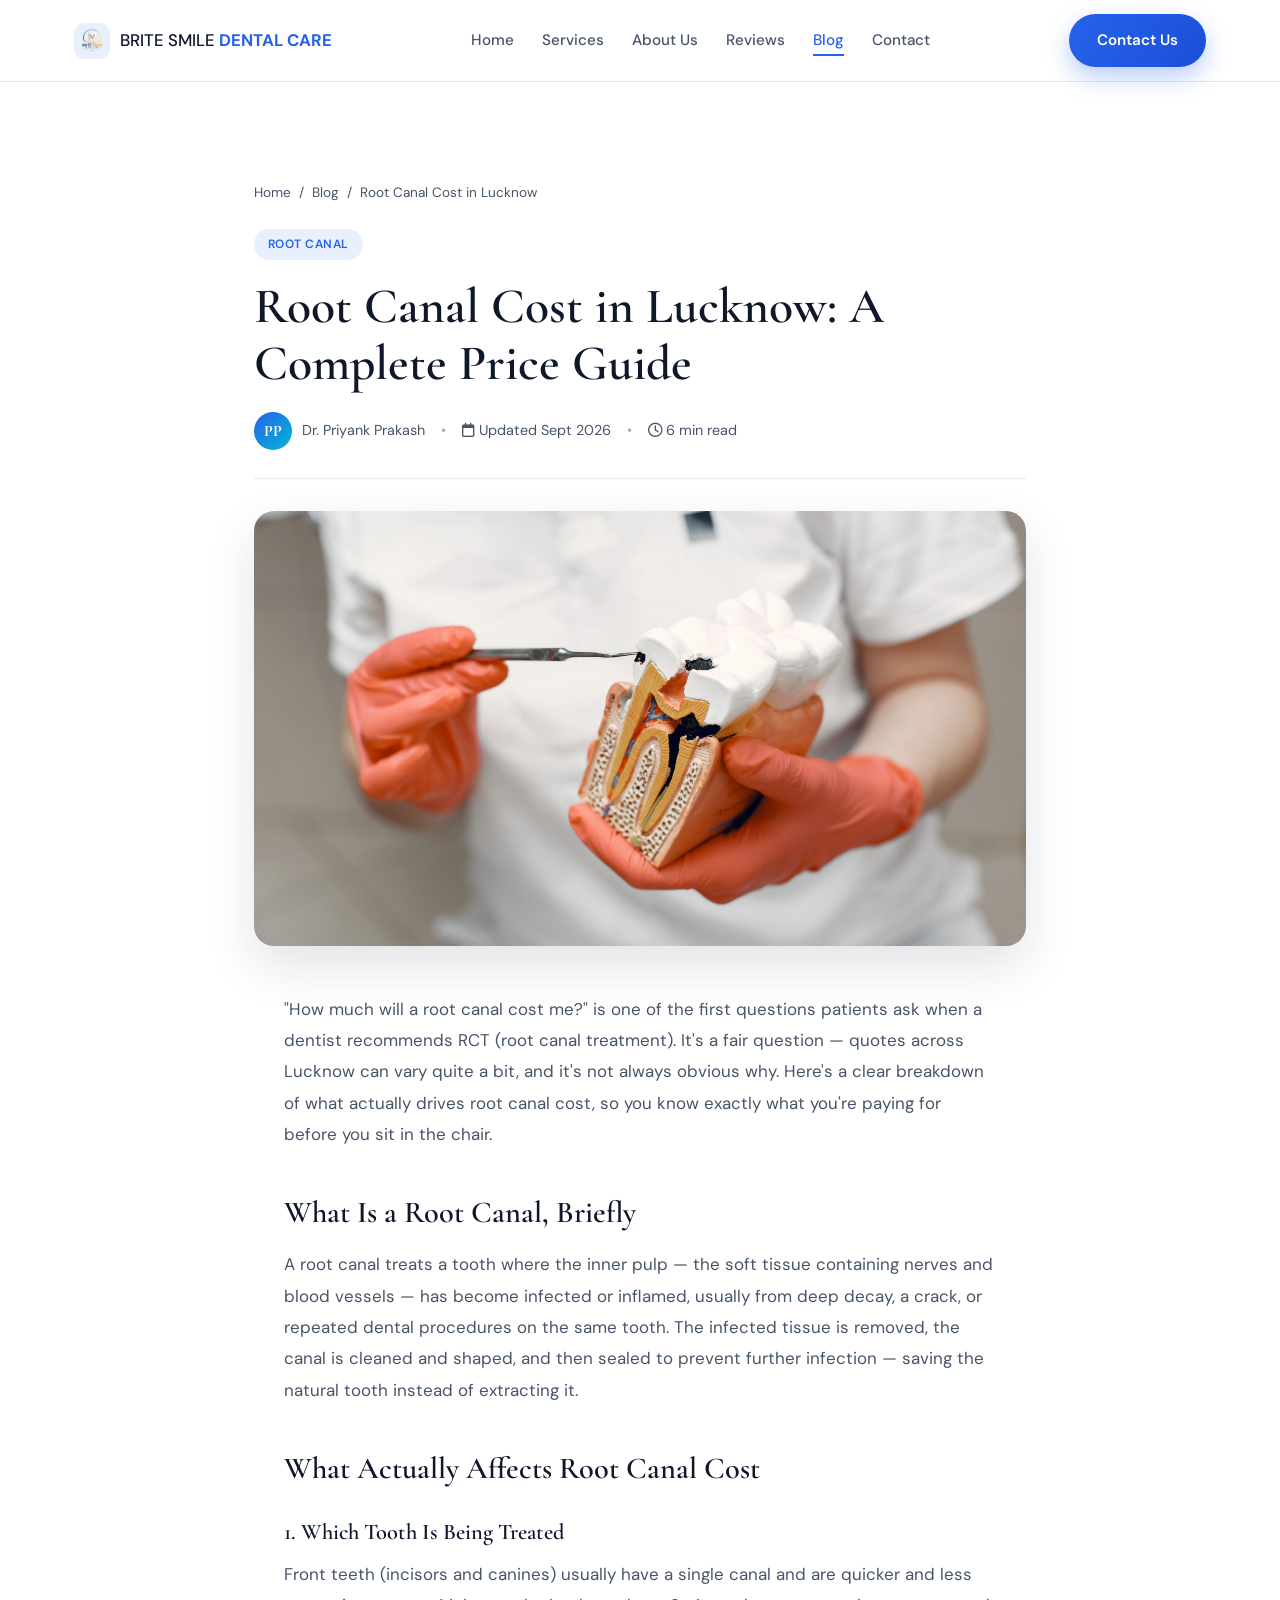
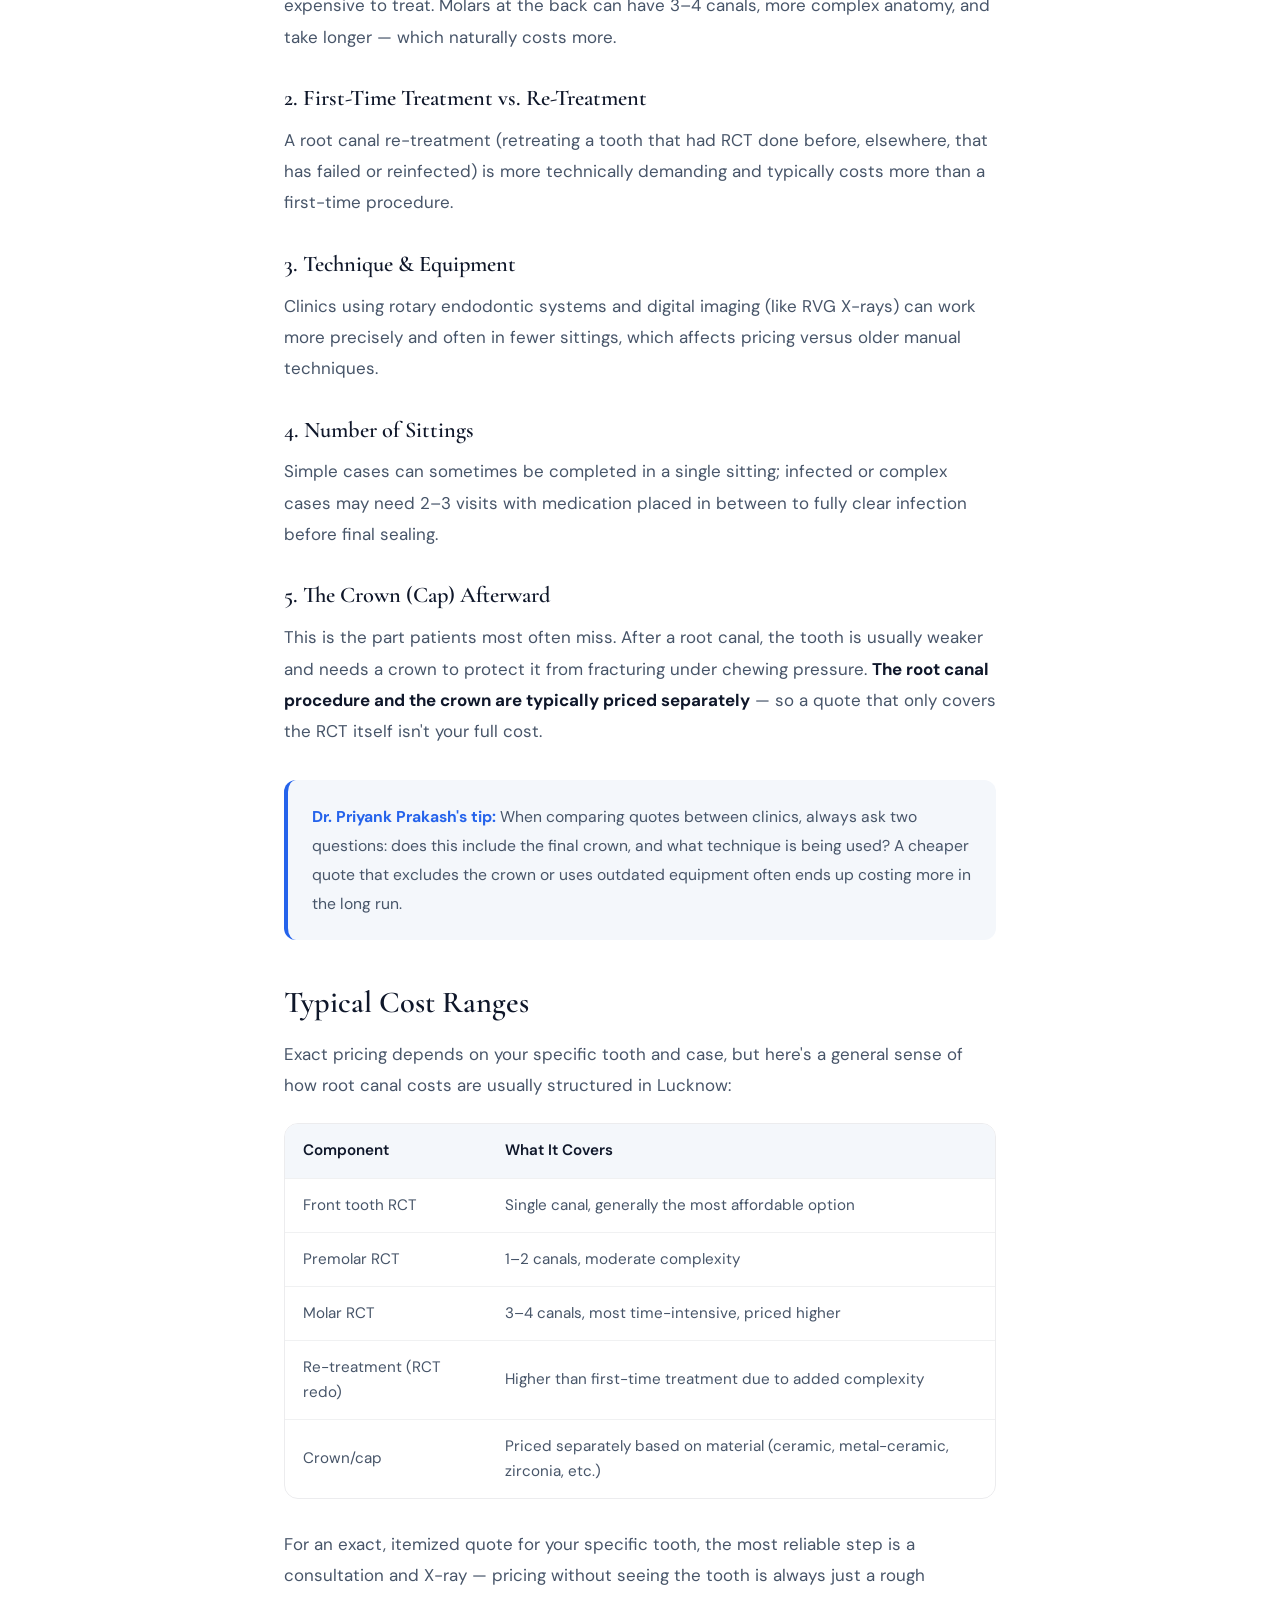
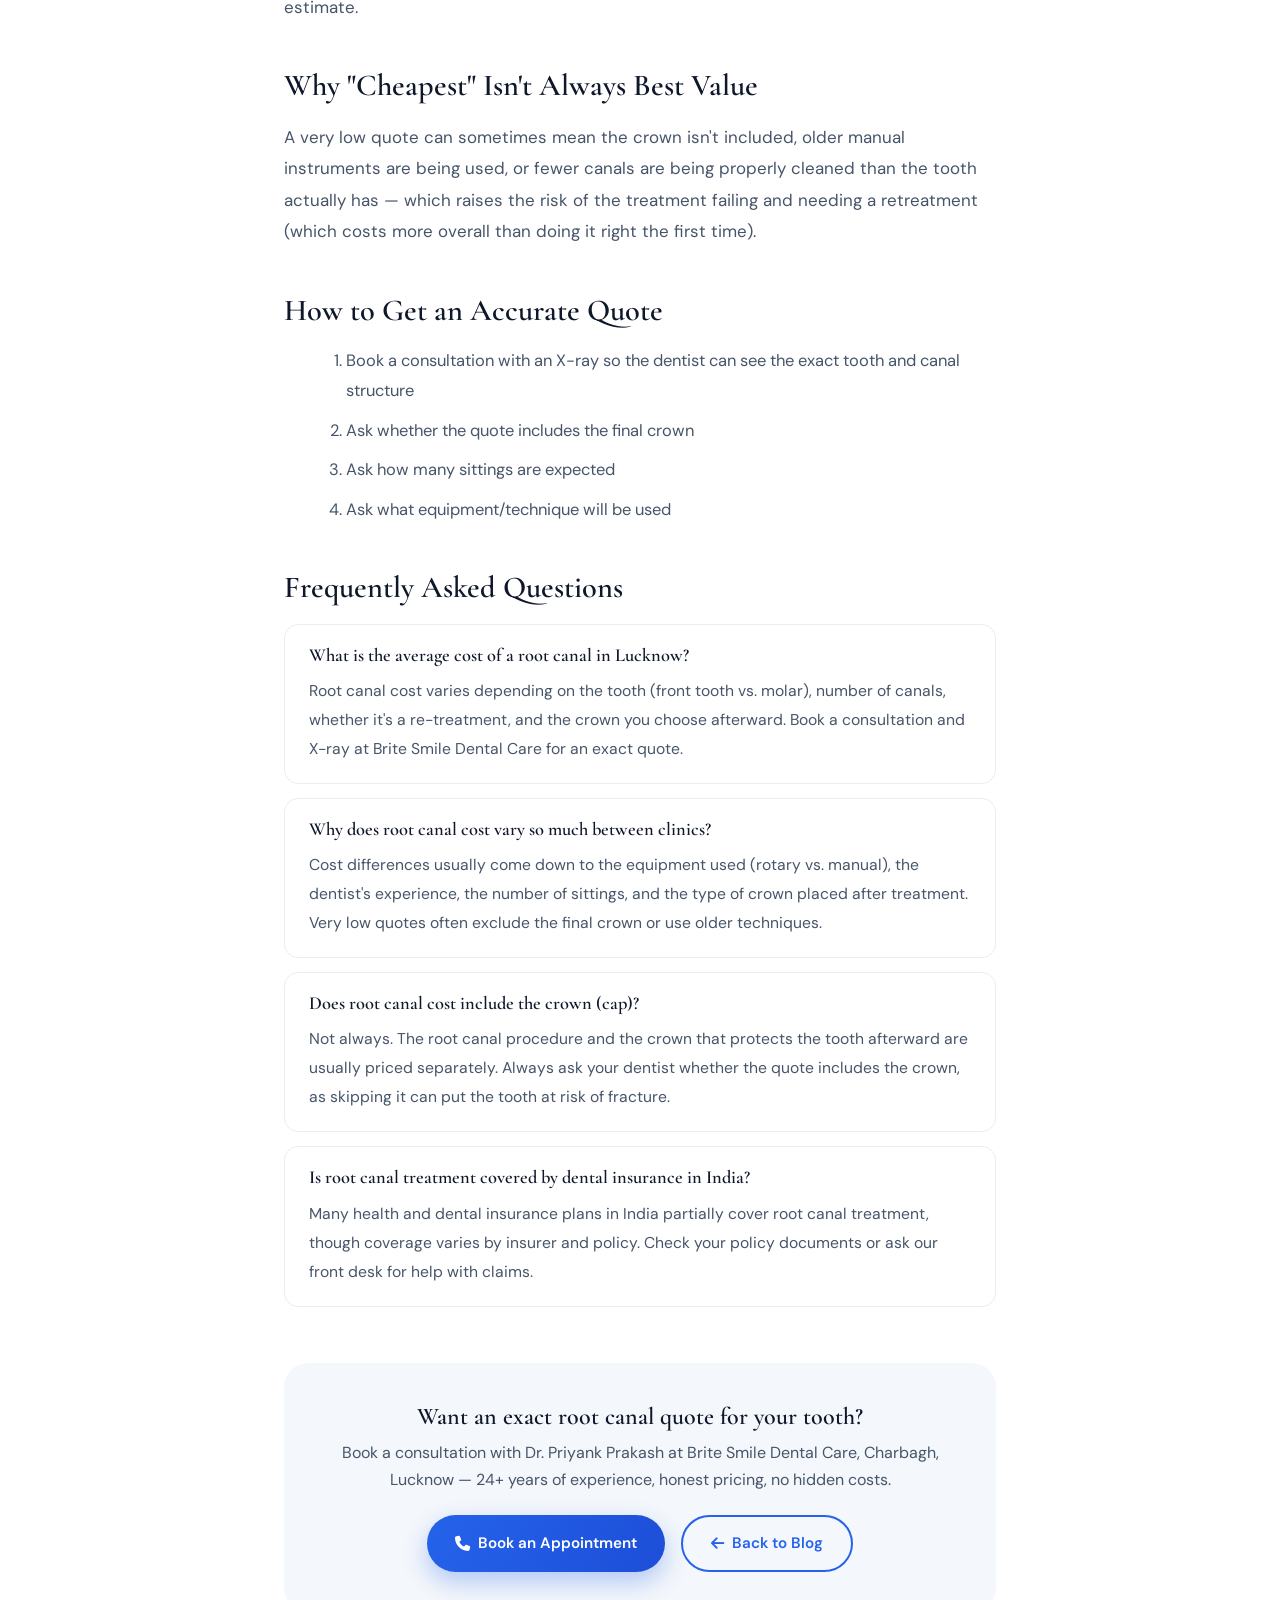
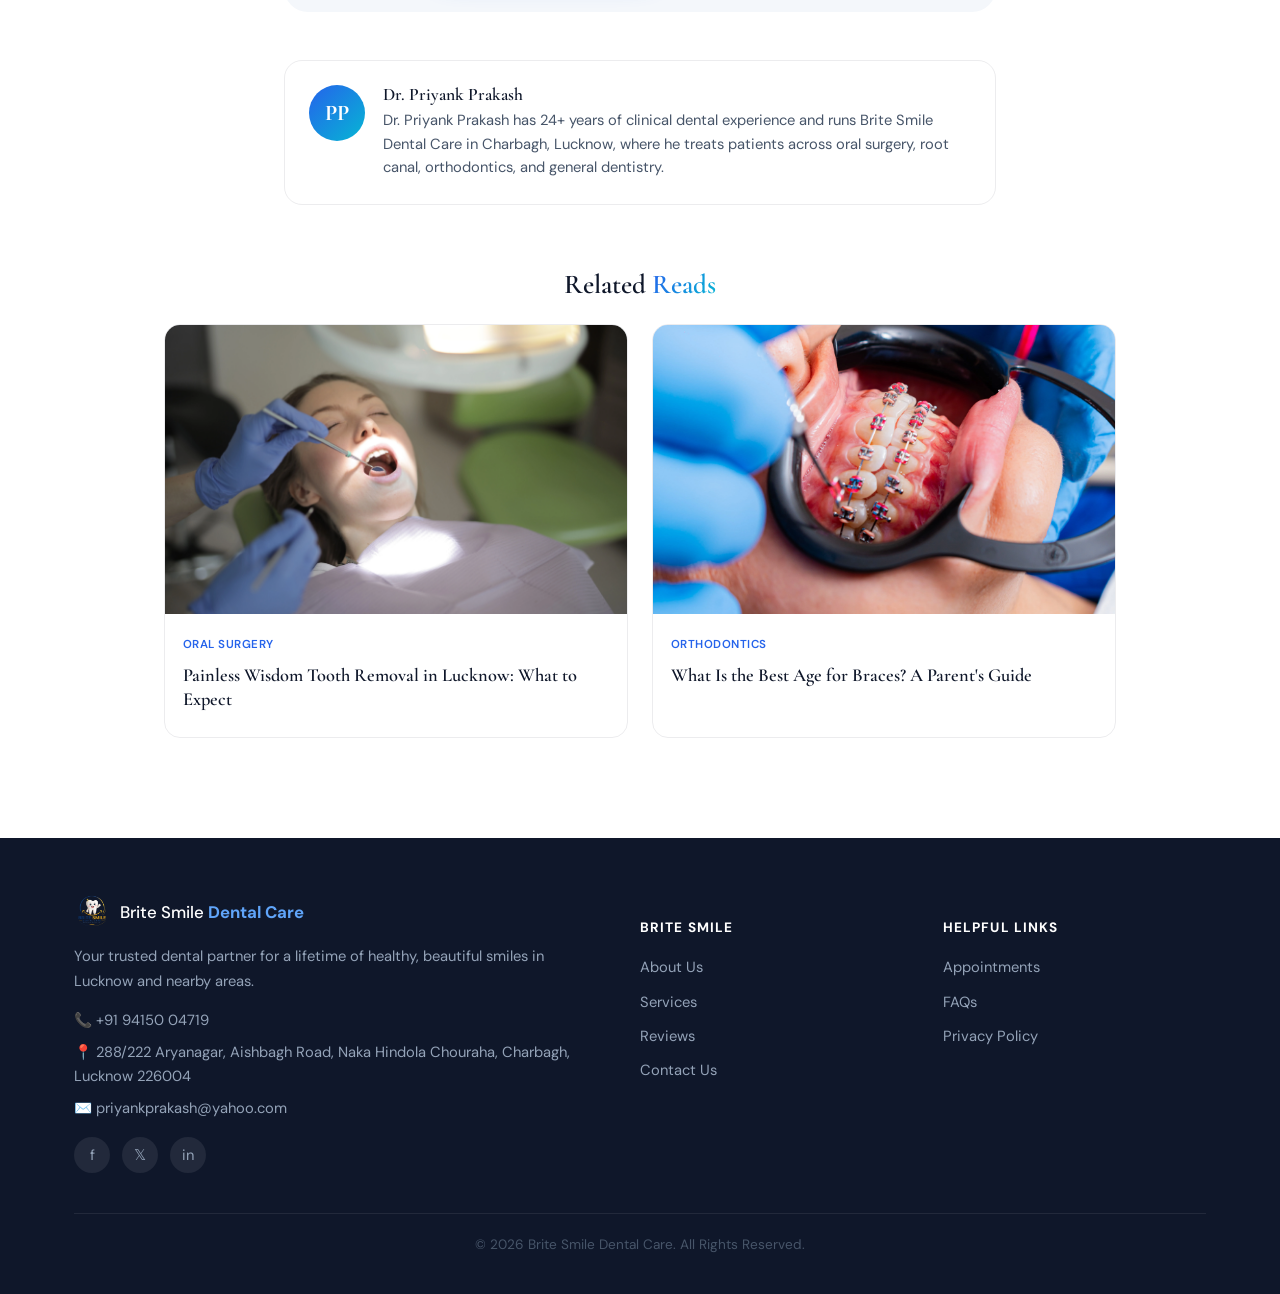
<file: blog/root-canal-cost-in-lucknow/index.html>
<!DOCTYPE html>
<html lang="en">
<head>
<meta charset="UTF-8">
<meta name="viewport" content="width=device-width, initial-scale=1.0, maximum-scale=1.0, user-scalable=no">
<title>Root Canal Cost in Lucknow: A Complete Price Guide | Brite Smile Dental Care</title>
<link rel="preconnect" href="https://fonts.googleapis.com">
<link rel="preconnect" href="https://fonts.gstatic.com" crossorigin>
<link rel="icon" type="image/x-icon" href="/favicon.ico">
<link href="https://fonts.googleapis.com/css2?family=Cormorant+Garamond:ital,wght@0,300;0,400;0,600;0,700;1,300;1,400&family=DM+Sans:wght@300;400;500;600;700&display=swap" rel="stylesheet">
<link rel="stylesheet" href="/about-style.css">
<link rel="stylesheet" href="https://cdnjs.cloudflare.com/ajax/libs/font-awesome/6.5.1/css/all.min.css">

<!-- ═══════════════════════════════ SEO ═══════════════════════════════ -->
<meta name="description" content="How much does a root canal cost in Lucknow? A clear breakdown of what affects RCT pricing, typical cost ranges, and what to ask before treatment — from Dr. Priyank Prakash (24+ years experience), Charbagh, Lucknow.">
<meta name="keywords" content="root canal cost Lucknow, RCT price Lucknow, root canal treatment cost, root canal Charbagh Lucknow, dentist Lucknow root canal">
<meta name="author" content="Dr. Priyank Prakash">
<meta name="robots" content="index, follow">
<meta name="theme-color" content="#2563eb">
<meta name="geo.region" content="IN-UP">
<meta name="geo.placename" content="Lucknow">
<link rel="canonical" href="https://britesmiledentalcare2002.co.in/blog/root-canal-cost-in-lucknow/">

<meta property="og:type" content="article">
<meta property="og:title" content="Root Canal Cost in Lucknow: A Complete Price Guide">
<meta property="og:description" content="What actually affects root canal treatment cost in Lucknow, typical price ranges, and how to choose a clinic you can trust.">
<meta property="og:url" content="https://britesmiledentalcare2002.co.in/blog/root-canal-cost-in-lucknow">
<meta property="og:image" content="/blog/images/root-canal-cost-in-lucknow-cover.webp">
<meta property="og:locale" content="en_IN">
<meta property="og:site_name" content="Brite Smile Dental Care">
<meta property="article:published_time" content="2026-09-17">
<meta property="article:author" content="Dr. Priyank Prakash">
<meta property="article:section" content="Root Canal">

<meta name="twitter:card" content="summary_large_image">
<meta name="twitter:title" content="Root Canal Cost in Lucknow: A Complete Price Guide">
<meta name="twitter:description" content="What actually affects root canal treatment cost in Lucknow, and how to choose a clinic you can trust.">
<meta name="twitter:image" content="/blog/images/root-canal-cost-in-lucknow-cover.webp">

<!-- Breadcrumb structured data -->
<script type="application/ld+json">
{
  "@context": "https://schema.org",
  "@type": "BreadcrumbList",
  "itemListElement": [
    { "@type": "ListItem", "position": 1, "name": "Home", "item": "https://britesmiledentalcare2002.co.in/" },
    { "@type": "ListItem", "position": 2, "name": "Blog", "item": "https://britesmiledentalcare2002.co.in/blog" },
    { "@type": "ListItem", "position": 3, "name": "Root Canal Cost in Lucknow", "item": "https://britesmiledentalcare2002.co.in/blog/root-canal-cost-in-lucknow" }
  ]
}
</script>

<!-- Article structured data -->
<script type="application/ld+json">
{
  "@context": "https://schema.org",
  "@type": "MedicalWebPage",
  "headline": "Root Canal Cost in Lucknow: A Complete Price Guide",
  "description": "What actually affects root canal treatment cost in Lucknow, typical price ranges, and how to choose a clinic you can trust — from Brite Smile Dental Care, Charbagh, Lucknow.",
  "image": "https://britesmiledentalcare2002.co.in/blog/images/root-canal-cost-in-lucknow-cover.webp",
  "datePublished": "2026-09-17",
  "dateModified": "2026-09-17",
  "author": {
    "@type": "Person",
    "name": "Dr. Priyank Prakash",
    "jobTitle": "Dental Surgeon",
    "description": "24+ years of clinical dental experience"
  },
  "publisher": {
    "@type": "Dentist",
    "name": "Brite Smile Dental Care",
    "logo": { "@type": "ImageObject", "url": "https://britesmiledentalcare2002.co.in/logo.png" },
    "telephone": "+91-94150-04719",
    "address": {
      "@type": "PostalAddress",
      "streetAddress": "288/222 Aryanagar, Aishbagh Road, Naka Hindola Chouraha, Charbagh",
      "addressLocality": "Lucknow",
      "addressRegion": "Uttar Pradesh",
      "postalCode": "226004",
      "addressCountry": "IN"
    }
  },
  "mainEntityOfPage": "https://britesmiledentalcare2002.co.in/blog/root-canal-cost-in-lucknow"
}
</script>

<!-- FAQ structured data -->
<script type="application/ld+json">
{
  "@context": "https://schema.org",
  "@type": "FAQPage",
  "mainEntity": [
    {
      "@type": "Question",
      "name": "What is the average cost of a root canal in Lucknow?",
      "acceptedAnswer": { "@type": "Answer", "text": "Root canal cost varies depending on the tooth (front tooth vs. molar), number of canals, whether it's a re-treatment, and the crown you choose afterward. Book a consultation and X-ray at Brite Smile Dental Care for an exact quote." }
    },
    {
      "@type": "Question",
      "name": "Why does root canal cost vary so much between clinics?",
      "acceptedAnswer": { "@type": "Answer", "text": "Cost differences usually come down to the equipment used (rotary vs. manual), the dentist's experience, the number of sittings, and the type of crown placed after treatment. Very low quotes often exclude the final crown or use older techniques." }
    },
    {
      "@type": "Question",
      "name": "Does root canal cost include the crown (cap)?",
      "acceptedAnswer": { "@type": "Answer", "text": "Not always. The root canal procedure and the crown that protects the tooth afterward are usually priced separately. Always ask your dentist whether the quote includes the crown, as skipping it can put the tooth at risk of fracture." }
    },
    {
      "@type": "Question",
      "name": "Is root canal treatment covered by dental insurance in India?",
      "acceptedAnswer": { "@type": "Answer", "text": "Many health and dental insurance plans in India partially cover root canal treatment, though coverage varies by insurer and policy. Check your policy documents or ask our front desk for help with claims." }
    }
  ]
}
</script>

<style>
/* ── Article hero ── */
.article-hero{
  padding:100px 24px 0;
  max-width:820px;
  margin:0 auto;
}
.article-breadcrumb{
  font-family:'DM Sans',sans-serif;font-size:.85rem;color:var(--ink-soft);
  display:flex;align-items:center;gap:8px;margin-bottom:24px;flex-wrap:wrap;
}
.article-breadcrumb a{color:var(--ink-soft);text-decoration:none;}
.article-breadcrumb a:hover{color:var(--primary);}
.article-tag{
  display:inline-block;background:rgba(37,99,235,.1);color:var(--primary);
  font-family:'DM Sans',sans-serif;font-weight:600;font-size:.75rem;letter-spacing:.04em;text-transform:uppercase;
  padding:6px 14px;border-radius:999px;margin-bottom:18px;
}
.article-title{font-size:clamp(2rem,4.6vw,3.1rem);line-height:1.15;margin-bottom:20px;}
.article-meta{
  display:flex;align-items:center;gap:16px;flex-wrap:wrap;
  font-family:'DM Sans',sans-serif;font-size:.9rem;color:var(--ink-soft);
  padding-bottom:28px;border-bottom:1px solid rgba(15,23,42,.08);margin-bottom:0;
}
.article-author{display:flex;align-items:center;gap:10px;}
.article-author-avatar{
  width:38px;height:38px;border-radius:50%;
  background:linear-gradient(135deg,var(--primary),#06b6d4);
  color:#fff;display:flex;align-items:center;justify-content:center;
  font-family:'Cormorant Garamond',serif;font-weight:700;font-size:1rem;
}
.article-meta-dot{opacity:.5;}

.article-cover{
  max-width:820px;margin:32px auto 0;padding:0 24px;
}
.article-cover img{
  width:100%;aspect-ratio:16/9;object-fit:cover;border-radius:20px;
  box-shadow:0 20px 50px rgba(15,23,42,.12);
}

/* ── Article body ── */
.article-body{
  max-width:760px;margin:0 auto;padding:48px 24px 0;
  font-family:'DM Sans',sans-serif;color:var(--ink);
}
.article-body p{font-size:1.06rem;line-height:1.85;color:var(--ink-soft);margin-bottom:22px;}
.article-body h2{
  font-family:'Cormorant Garamond',serif;font-size:1.9rem;font-weight:600;
  margin:46px 0 18px;color:var(--ink);
}
.article-body h3{
  font-family:'Cormorant Garamond',serif;font-size:1.4rem;font-weight:600;
  margin:32px 0 14px;color:var(--ink);
}
.article-body ul, .article-body ol{margin:0 0 22px 22px;}
.article-body li{font-size:1.03rem;line-height:1.8;color:var(--ink-soft);margin-bottom:10px;}
.article-body strong{color:var(--ink);}

.article-callout{
  background:var(--bg-soft);border-left:4px solid var(--primary);
  border-radius:12px;padding:22px 24px;margin:32px 0;
  font-family:'DM Sans',sans-serif;
}
.article-callout p{margin:0;font-size:.98rem;color:var(--ink-soft);}
.article-callout p strong{color:var(--primary);}

/* ── Cost table ── */
.cost-table-wrap{overflow-x:auto;margin:8px 0 30px;border:1px solid rgba(15,23,42,.08);border-radius:14px;}
.cost-table{width:100%;border-collapse:collapse;font-family:'DM Sans',sans-serif;font-size:.95rem;}
.cost-table th, .cost-table td{text-align:left;padding:14px 18px;border-bottom:1px solid rgba(15,23,42,.06);}
.cost-table th{background:var(--bg-soft);color:var(--ink);font-weight:600;}
.cost-table td{color:var(--ink-soft);}
.cost-table tr:last-child td{border-bottom:none;}

/* ── FAQ ── */
.article-faq-item{
  border:1px solid rgba(15,23,42,.08);border-radius:14px;
  padding:20px 24px;margin-bottom:14px;
}
.article-faq-item h3{margin:0 0 10px;font-size:1.15rem;}
.article-faq-item p{margin:0;font-size:.98rem;}

/* ── In-article CTA ── */
.article-cta{
  max-width:760px;margin:56px auto 0;padding:0 24px;
}
.article-cta-box{
  background:var(--bg-soft);border-radius:24px;padding:40px 32px;text-align:center;
}
.article-cta-box h3{font-size:1.5rem;margin-bottom:10px;}
.article-cta-box p{font-family:'DM Sans',sans-serif;color:var(--ink-soft);margin-bottom:22px;}
.article-cta-buttons{display:flex;gap:16px;justify-content:center;flex-wrap:wrap;}

/* ── Author box ── */
.article-author-box{
  max-width:760px;margin:48px auto 0;padding:0 24px;
}
.author-card{
  display:flex;gap:18px;align-items:flex-start;
  border:1px solid rgba(15,23,42,.08);border-radius:18px;padding:24px;
}
.author-card-avatar{
  width:56px;height:56px;border-radius:50%;flex-shrink:0;
  background:linear-gradient(135deg,var(--primary),#06b6d4);
  color:#fff;display:flex;align-items:center;justify-content:center;
  font-family:'Cormorant Garamond',serif;font-weight:700;font-size:1.4rem;
}
.author-card h4{font-size:1.1rem;margin-bottom:4px;}
.author-card p{font-family:'DM Sans',sans-serif;font-size:.92rem;color:var(--ink-soft);margin:0;line-height:1.6;}

/* ── Related posts ── */
.related-section{max-width:1000px;margin:64px auto 0;padding:0 24px 100px;}
.related-section h2{font-size:1.7rem;margin-bottom:24px;text-align:center;}
.related-grid{display:grid;grid-template-columns:repeat(auto-fit,minmax(260px,1fr));gap:24px;}
.related-card{
  display:block;text-decoration:none;color:inherit;
  border:1px solid rgba(15,23,42,.08);border-radius:16px;overflow:hidden;
  transition:transform .25s ease, box-shadow .25s ease;
}
.related-card:hover{transform:translateY(-4px);box-shadow:0 14px 30px rgba(15,23,42,.08);}
.related-card-media{aspect-ratio:16/10;background:linear-gradient(135deg,rgba(37,99,235,.12),rgba(6,182,212,.12));overflow:hidden;}
.related-card-media img{width:100%;height:100%;object-fit:cover;display:block;}
.related-card-body{padding:16px 18px;}
.related-card-body span{font-family:'DM Sans',sans-serif;font-size:.72rem;font-weight:600;letter-spacing:.04em;text-transform:uppercase;color:var(--primary);}
.related-card-body h4{font-family:'Cormorant Garamond',serif;font-size:1.15rem;font-weight:600;margin-top:8px;line-height:1.3;}

@media (max-width:640px){
  .article-hero{padding:88px 20px 0;}
  .article-meta{gap:10px;}
}
</style>
</head>
<body>

<!-- ═══════════════════════════════ NAVBAR ═══════════════════════════════ -->
<nav class="navbar">
  <div class="nav-container">
    <a href="/" class="nav-logo">
      <div class="logo-icon"><img src="/logo.png" loading="lazy" alt="Brite Smile Logo" style="width:26px;height:26px;object-fit:contain;"></div>
      <span>BRITE SMILE <strong>DENTAL CARE</strong></span>
    </a>
    <ul class="nav-links" id="navLinks">
      <li><a href="/">Home</a></li>
      <li><a href="/services">Services</a></li>
      <li><a href="/about">About Us</a></li>
      <li><a href="/#reviews">Reviews</a></li>
      <li><a href="/blog" aria-current="page">Blog</a></li>
      <li><a href="/#book-appointment">Contact</a></li>
    </ul>
    <a href="tel:+919415004719" class="btn btn-primary btn-nav">Contact Us</a>
    <button class="nav-hamburger" id="hamburger" aria-label="Menu" aria-expanded="false">
      <span></span><span></span><span></span>
    </button>
  </div>
</nav>
<div class="nav-overlay" id="navOverlay"></div>

<!-- ═══════════════════════════════ ARTICLE HERO ═══════════════════════════════ -->
<article>
<header class="article-hero reveal from-bottom in-view">
  <nav class="article-breadcrumb" aria-label="Breadcrumb">
    <a href="/">Home</a> <span>/</span> <a href="/blog">Blog</a> <span>/</span> <span>Root Canal Cost in Lucknow</span>
  </nav>
  <span class="article-tag">Root Canal</span>
  <h1 class="article-title">Root Canal Cost in Lucknow: A Complete Price Guide</h1>
  <div class="article-meta">
    <div class="article-author">
      <div class="article-author-avatar">PP</div>
      <span>Dr. Priyank Prakash</span>
    </div>
    <span class="article-meta-dot">•</span>
    <span><i class="fa-regular fa-calendar"></i> Updated Sept 2026</span>
    <span class="article-meta-dot">•</span>
    <span><i class="fa-regular fa-clock"></i> 6 min read</span>
  </div>
</header>

<div class="article-cover">
  <img src="/blog/images/root-canal-cost-in-lucknow-cover.webp" loading="lazy" alt="Root canal treatment cost guide at Brite Smile Dental Care, Charbagh, Lucknow">
</div>

<!-- ═══════════════════════════════ ARTICLE BODY ═══════════════════════════════ -->
<div class="article-body">

  <p>"How much will a root canal cost me?" is one of the first questions patients ask when a dentist recommends RCT (root canal treatment). It's a fair question — quotes across Lucknow can vary quite a bit, and it's not always obvious why. Here's a clear breakdown of what actually drives root canal cost, so you know exactly what you're paying for before you sit in the chair.</p>

  <h2>What Is a Root Canal, Briefly</h2>
  <p>A root canal treats a tooth where the inner pulp — the soft tissue containing nerves and blood vessels — has become infected or inflamed, usually from deep decay, a crack, or repeated dental procedures on the same tooth. The infected tissue is removed, the canal is cleaned and shaped, and then sealed to prevent further infection — saving the natural tooth instead of extracting it.</p>

  <h2>What Actually Affects Root Canal Cost</h2>
  <h3>1. Which Tooth Is Being Treated</h3>
  <p>Front teeth (incisors and canines) usually have a single canal and are quicker and less expensive to treat. Molars at the back can have 3–4 canals, more complex anatomy, and take longer — which naturally costs more.</p>

  <h3>2. First-Time Treatment vs. Re-Treatment</h3>
  <p>A root canal re-treatment (retreating a tooth that had RCT done before, elsewhere, that has failed or reinfected) is more technically demanding and typically costs more than a first-time procedure.</p>

  <h3>3. Technique &amp; Equipment</h3>
  <p>Clinics using rotary endodontic systems and digital imaging (like RVG X-rays) can work more precisely and often in fewer sittings, which affects pricing versus older manual techniques.</p>

  <h3>4. Number of Sittings</h3>
  <p>Simple cases can sometimes be completed in a single sitting; infected or complex cases may need 2–3 visits with medication placed in between to fully clear infection before final sealing.</p>

  <h3>5. The Crown (Cap) Afterward</h3>
  <p>This is the part patients most often miss. After a root canal, the tooth is usually weaker and needs a crown to protect it from fracturing under chewing pressure. <strong>The root canal procedure and the crown are typically priced separately</strong> — so a quote that only covers the RCT itself isn't your full cost.</p>

  <div class="article-callout">
    <p><strong>Dr. Priyank Prakash's tip:</strong> When comparing quotes between clinics, always ask two questions: does this include the final crown, and what technique is being used? A cheaper quote that excludes the crown or uses outdated equipment often ends up costing more in the long run.</p>
  </div>

  <h2>Typical Cost Ranges</h2>
  <p>Exact pricing depends on your specific tooth and case, but here's a general sense of how root canal costs are usually structured in Lucknow:</p>
  <div class="cost-table-wrap">
    <table class="cost-table">
      <thead>
        <tr><th>Component</th><th>What It Covers</th></tr>
      </thead>
      <tbody>
        <tr><td>Front tooth RCT</td><td>Single canal, generally the most affordable option</td></tr>
        <tr><td>Premolar RCT</td><td>1–2 canals, moderate complexity</td></tr>
        <tr><td>Molar RCT</td><td>3–4 canals, most time-intensive, priced higher</td></tr>
        <tr><td>Re-treatment (RCT redo)</td><td>Higher than first-time treatment due to added complexity</td></tr>
        <tr><td>Crown/cap</td><td>Priced separately based on material (ceramic, metal-ceramic, zirconia, etc.)</td></tr>
      </tbody>
    </table>
  </div>
  <p>For an exact, itemized quote for your specific tooth, the most reliable step is a consultation and X-ray — pricing without seeing the tooth is always just a rough estimate.</p>

  <h2>Why "Cheapest" Isn't Always Best Value</h2>
  <p>A very low quote can sometimes mean the crown isn't included, older manual instruments are being used, or fewer canals are being properly cleaned than the tooth actually has — which raises the risk of the treatment failing and needing a retreatment (which costs more overall than doing it right the first time).</p>

  <h2>How to Get an Accurate Quote</h2>
  <ol>
    <li>Book a consultation with an X-ray so the dentist can see the exact tooth and canal structure</li>
    <li>Ask whether the quote includes the final crown</li>
    <li>Ask how many sittings are expected</li>
    <li>Ask what equipment/technique will be used</li>
  </ol>

  <h2>Frequently Asked Questions</h2>
  <div class="article-faq-item">
    <h3>What is the average cost of a root canal in Lucknow?</h3>
    <p>Root canal cost varies depending on the tooth (front tooth vs. molar), number of canals, whether it's a re-treatment, and the crown you choose afterward. Book a consultation and X-ray at Brite Smile Dental Care for an exact quote.</p>
  </div>
  <div class="article-faq-item">
    <h3>Why does root canal cost vary so much between clinics?</h3>
    <p>Cost differences usually come down to the equipment used (rotary vs. manual), the dentist's experience, the number of sittings, and the type of crown placed after treatment. Very low quotes often exclude the final crown or use older techniques.</p>
  </div>
  <div class="article-faq-item">
    <h3>Does root canal cost include the crown (cap)?</h3>
    <p>Not always. The root canal procedure and the crown that protects the tooth afterward are usually priced separately. Always ask your dentist whether the quote includes the crown, as skipping it can put the tooth at risk of fracture.</p>
  </div>
  <div class="article-faq-item">
    <h3>Is root canal treatment covered by dental insurance in India?</h3>
    <p>Many health and dental insurance plans in India partially cover root canal treatment, though coverage varies by insurer and policy. Check your policy documents or ask our front desk for help with claims.</p>
  </div>

</div>

<!-- ═══════════════════════════════ IN-ARTICLE CTA ═══════════════════════════════ -->
<div class="article-cta">
  <div class="article-cta-box reveal from-bottom in-view">
    <h3>Want an exact root canal quote for your tooth?</h3>
    <p>Book a consultation with Dr. Priyank Prakash at Brite Smile Dental Care, Charbagh, Lucknow — 24+ years of experience, honest pricing, no hidden costs.</p>
    <div class="article-cta-buttons">
      <a href="tel:+919415004719" class="btn btn-primary"><i class="fa-solid fa-phone"></i> Book an Appointment</a>
      <a href="/blog" class="btn btn-outline"><i class="fa-solid fa-arrow-left"></i> Back to Blog</a>
    </div>
  </div>
</div>

<!-- ═══════════════════════════════ AUTHOR BOX ═══════════════════════════════ -->
<div class="article-author-box">
  <div class="author-card">
    <div class="author-card-avatar">PP</div>
    <div>
      <h4>Dr. Priyank Prakash</h4>
      <p>Dr. Priyank Prakash has 24+ years of clinical dental experience and runs Brite Smile Dental Care in Charbagh, Lucknow, where he treats patients across oral surgery, root canal, orthodontics, and general dentistry.</p>
    </div>
  </div>
</div>
</article>

<!-- ═══════════════════════════════ RELATED POSTS ═══════════════════════════════ -->
<section class="related-section">
  <h2>Related <span class="gradient-text">Reads</span></h2>
  <div class="related-grid">
    <a class="related-card" href="/blog/painless-wisdom-tooth-removal-lucknow">
      <div class="related-card-media"><img src="/blog/images/painless-wisdom-tooth-removal-lucknow-cover.webp" loading="lazy" alt="Painless wisdom tooth removal Lucknow"></div>
      <div class="related-card-body">
        <span>Oral Surgery</span>
        <h4>Painless Wisdom Tooth Removal in Lucknow: What to Expect</h4>
      </div>
    </a>
    <a class="related-card" href="/blog/what-is-best-age-for-braces">
      <div class="related-card-media"><img src="/blog/images/what-is-best-age-for-braces-cover.webp" loading="lazy" alt="Best age for braces guide"></div>
      <div class="related-card-body">
        <span>Orthodontics</span>
        <h4>What Is the Best Age for Braces? A Parent's Guide</h4>
      </div>
    </a>
  </div>
</section>

<!-- ═══════════════════════════════ FOOTER ═══════════════════════════════ -->
<footer class="footer">
  <div class="container">
    <div class="footer-grid">
      <div class="footer-brand">
        <div class="nav-logo footer-logo">
          <div class="logo-icon" style="background:transparent;"><img src="/logo.png" loading="lazy" alt="Brite Smile Logo" style="width:36px;height:36px;object-fit:contain;"></div>
          <span style="color:#fff;">Brite Smile <strong style="color:#60a5fa;">Dental Care</strong></span>
        </div>
        <p>Your trusted dental partner for a lifetime of healthy, beautiful smiles in Lucknow and nearby areas.</p>
        <div class="footer-contact-info">
          <div>📞 +91 94150 04719</div>
          <div>📍 288/222 Aryanagar, Aishbagh Road, Naka Hindola Chouraha, Charbagh, Lucknow 226004</div>
          <div>✉️ priyankprakash@yahoo.com</div>
        </div>
        <div class="footer-social">
          <a href="#" aria-label="Facebook">f</a><a href="#" aria-label="Twitter">𝕏</a><a href="#" aria-label="Instagram">in</a>
        </div>
      </div>
      <div class="footer-col">
        <h5>Brite Smile</h5>
        <ul><li><a href="/about">About Us</a></li><li><a href="/services">Services</a></li><li><a href="/#reviews">Reviews</a></li><li><a href="/#book-appointment">Contact Us</a></li></ul>
      </div>
      <div class="footer-col">
        <h5>Helpful Links</h5>
        <ul><li><a href="/#book-appointment">Appointments</a></li><li><a href="/#faq">FAQs</a></li><li><a href="#">Privacy Policy</a></li></ul>
      </div>
    </div>
    <div class="footer-bottom"><p>© 2026 Brite Smile Dental Care. All Rights Reserved.</p></div>
  </div>
</footer>

<script src="/about-script.js"></script>
</body>
</html>
</file>
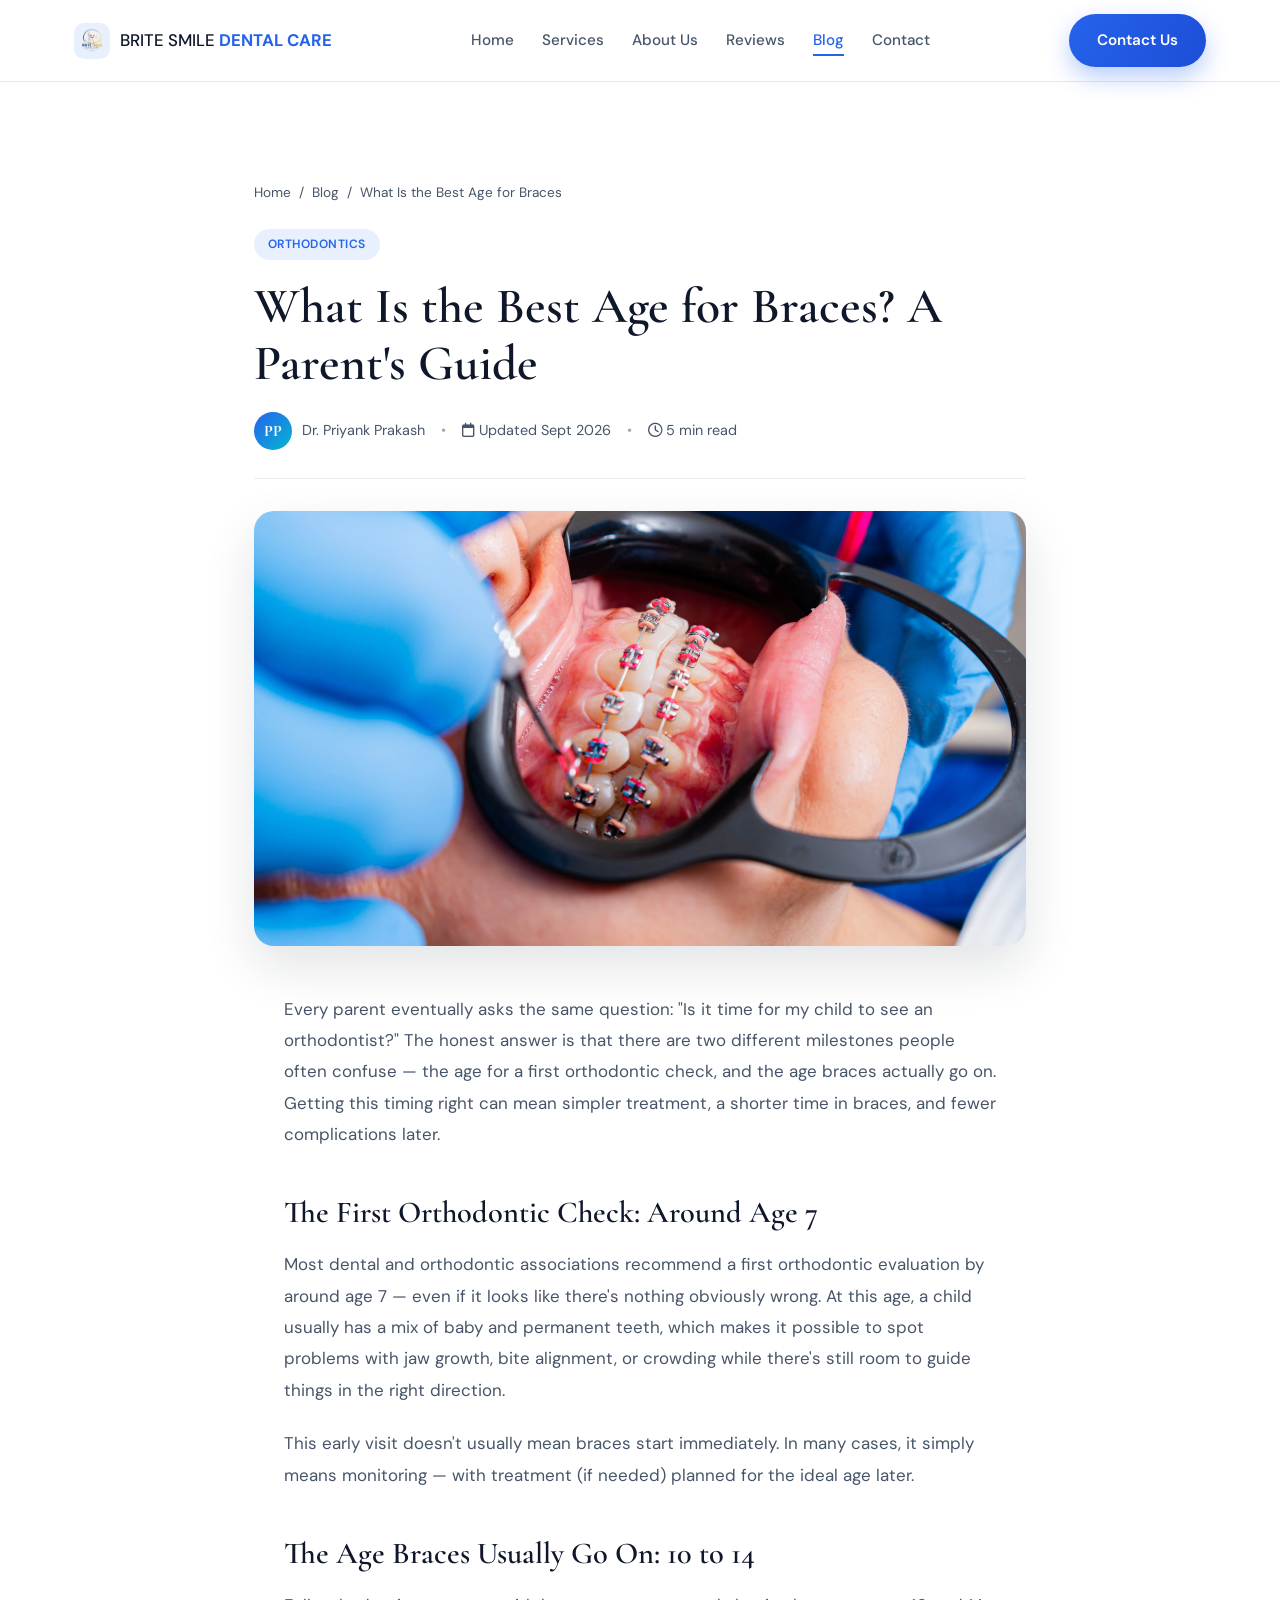
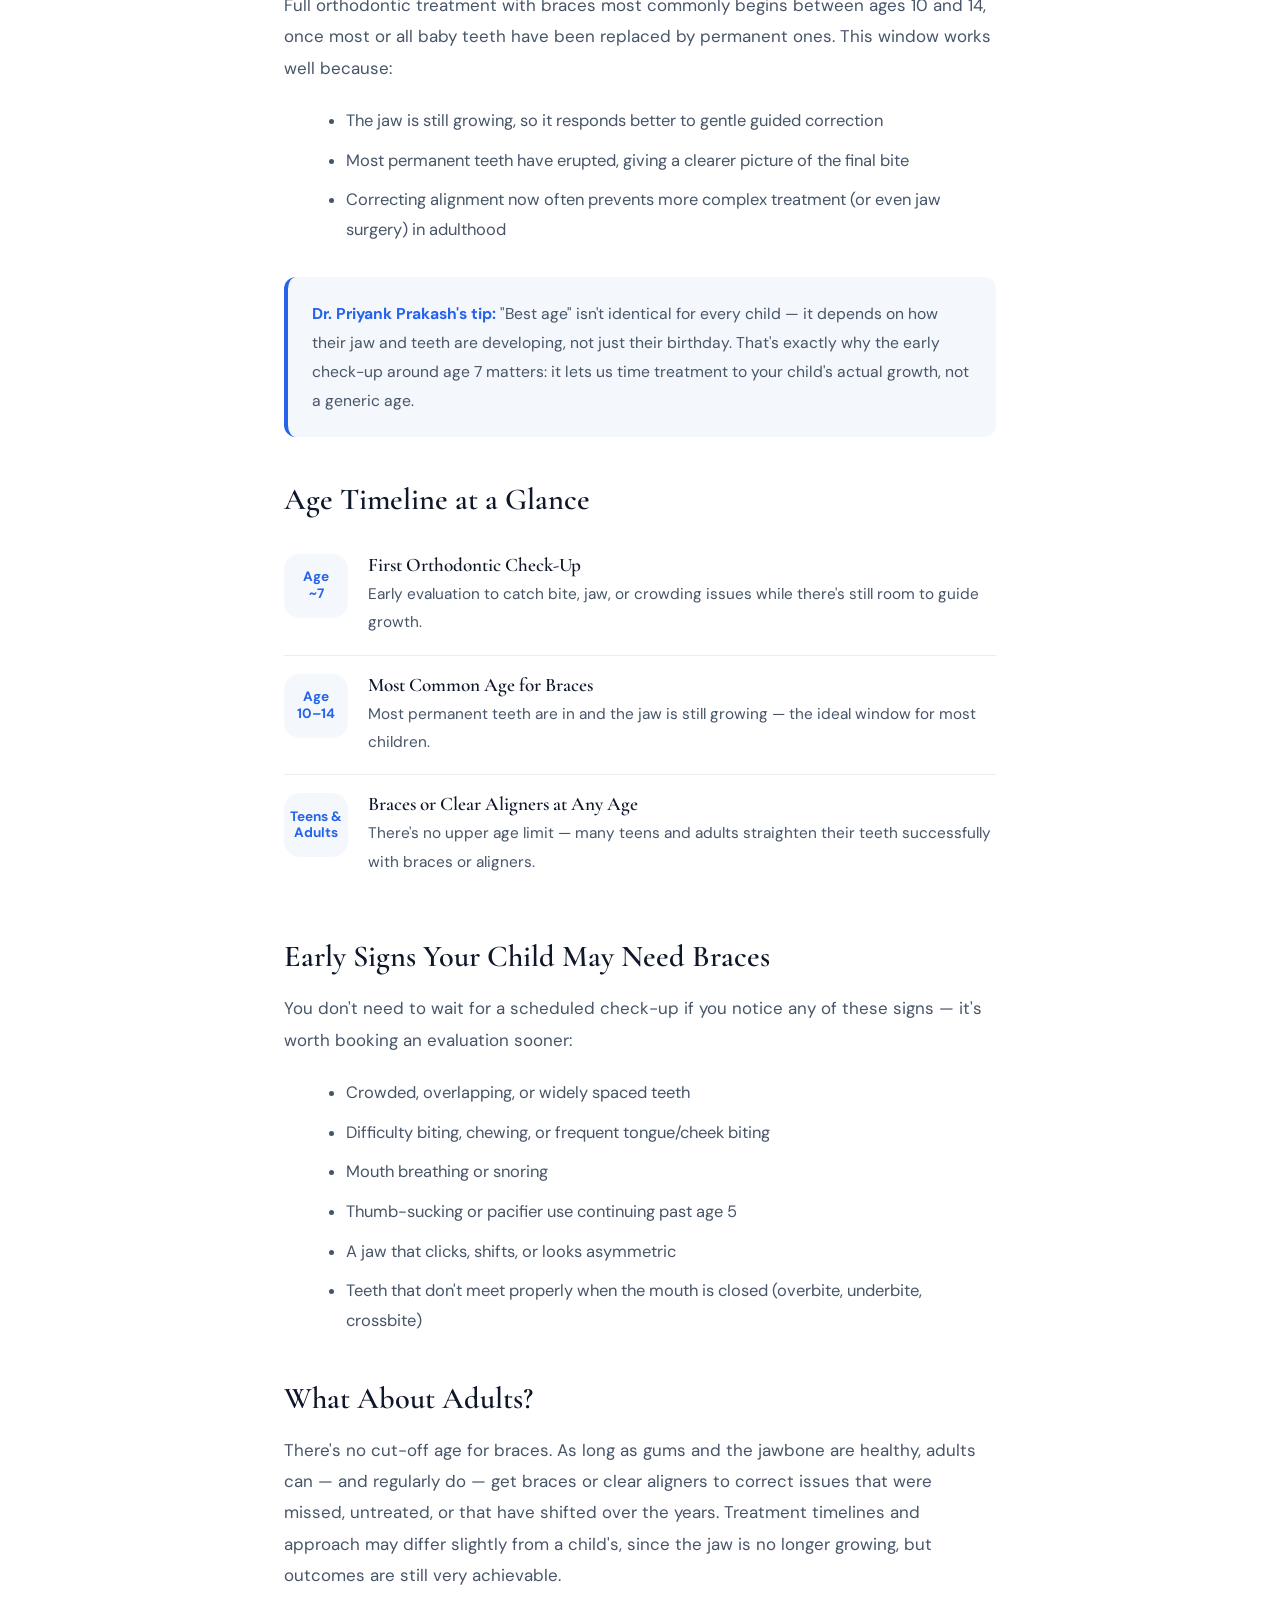
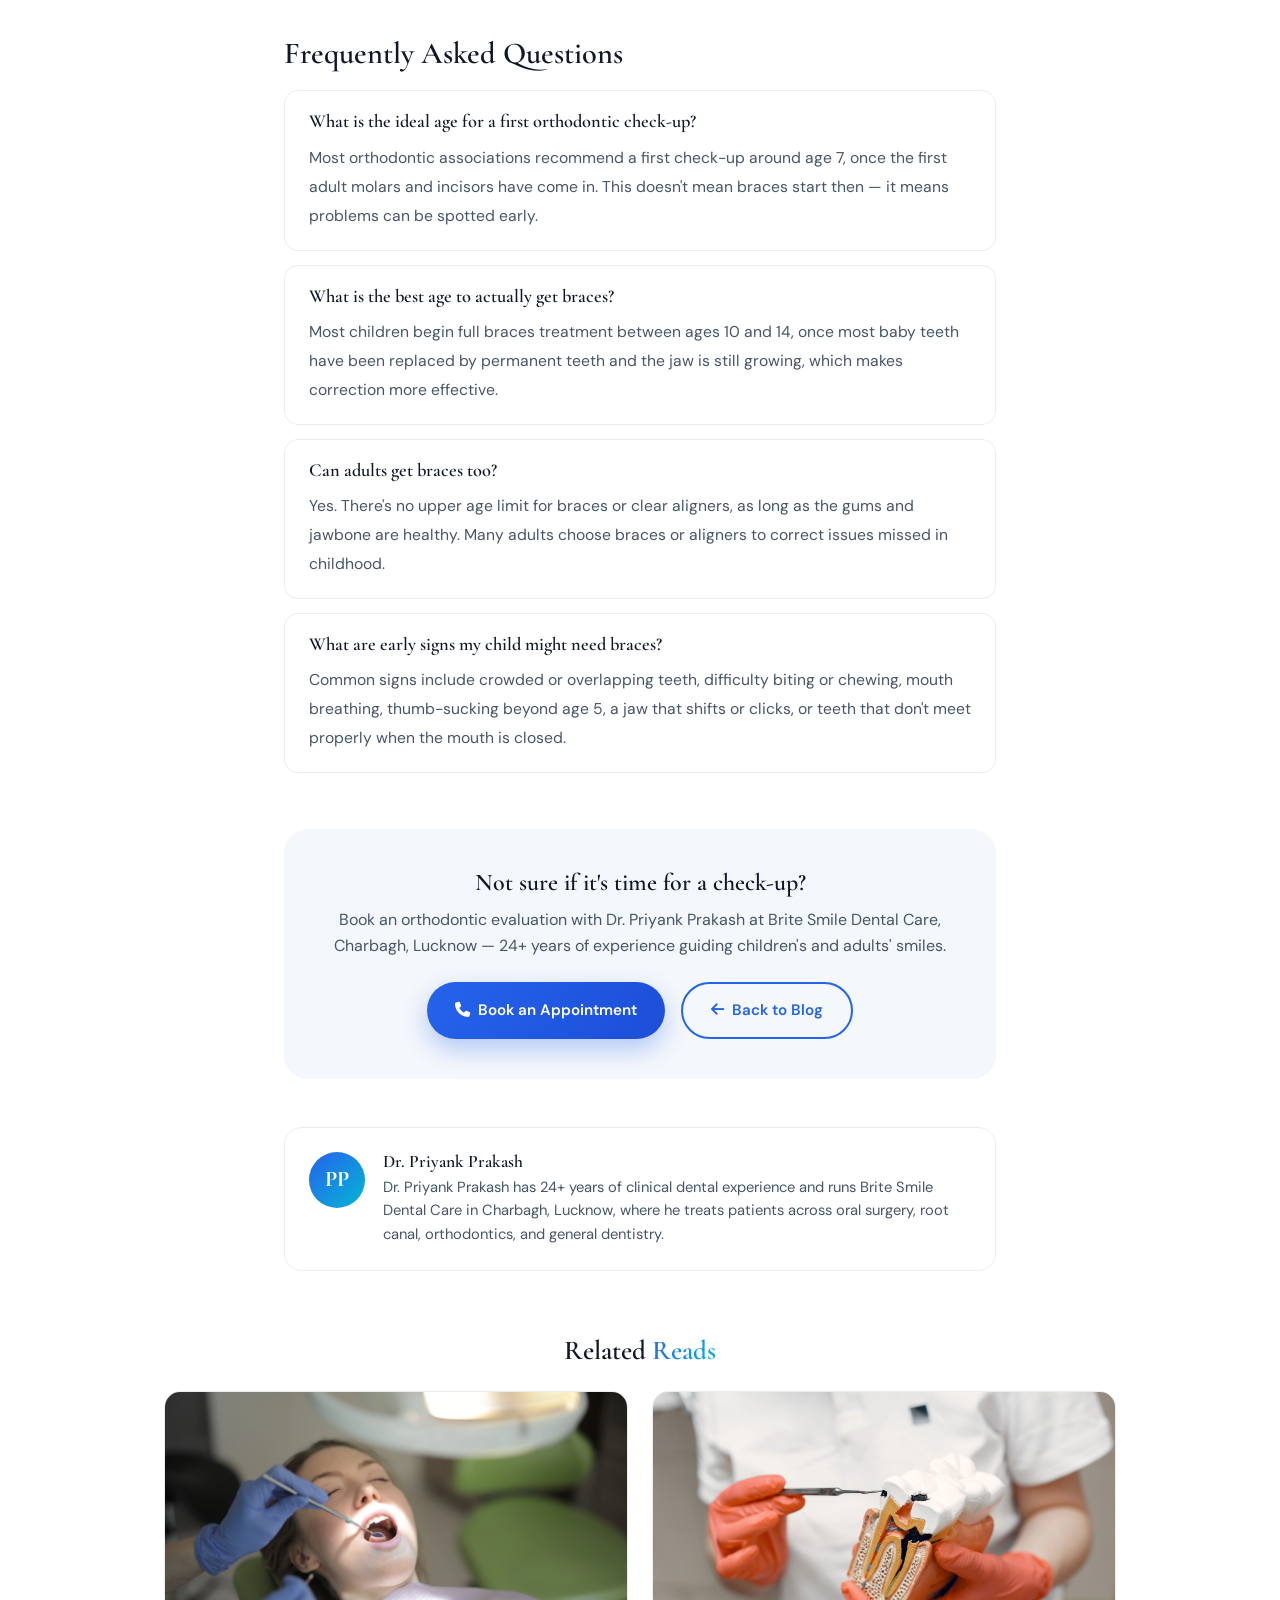
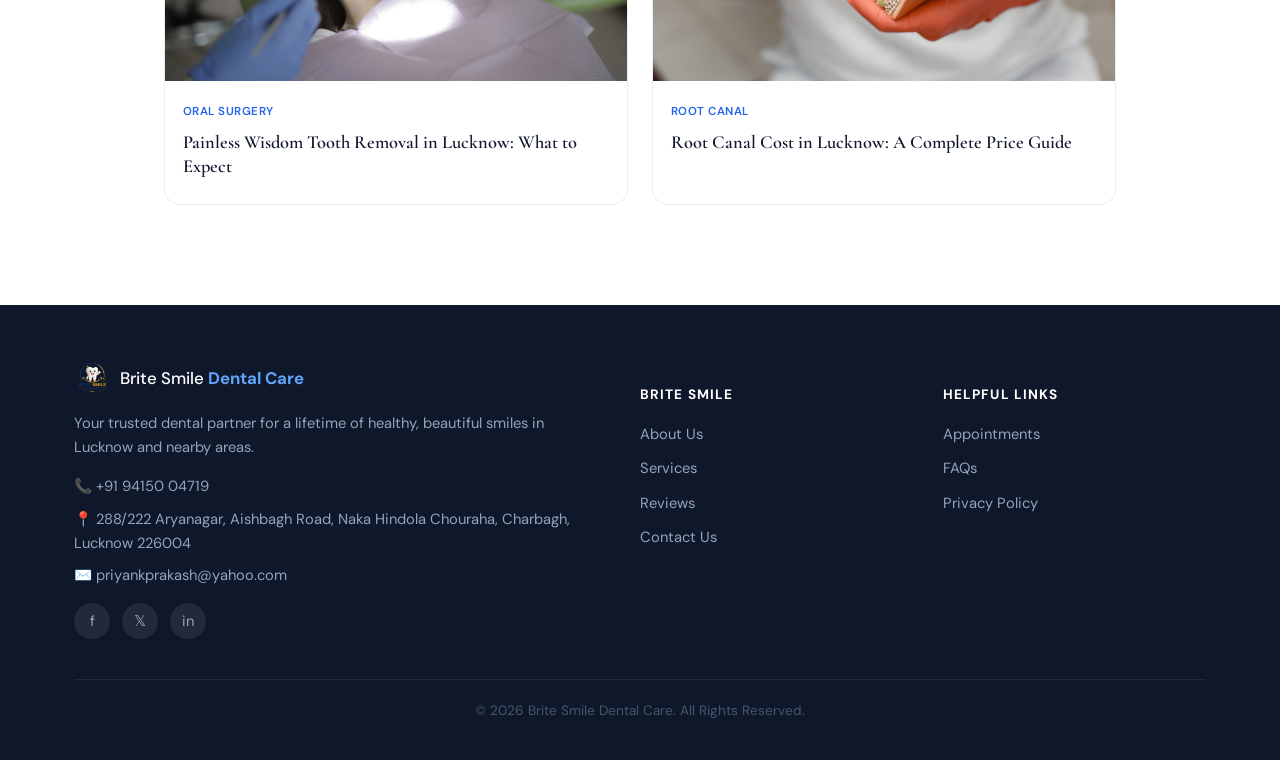
<file: blog/what-is-best-age-for-braces/index.html>
<!DOCTYPE html>
<html lang="en">
<head>
<meta charset="UTF-8">
<meta name="viewport" content="width=device-width, initial-scale=1.0, maximum-scale=1.0, user-scalable=no">
<title>What Is the Best Age for Braces? A Parent's Guide | Brite Smile Dental Care</title>
<link rel="preconnect" href="https://fonts.googleapis.com">
<link rel="preconnect" href="https://fonts.gstatic.com" crossorigin>
<link rel="icon" type="image/x-icon" href="/favicon.ico">
<link href="https://fonts.googleapis.com/css2?family=Cormorant+Garamond:ital,wght@0,300;0,400;0,600;0,700;1,300;1,400&family=DM+Sans:wght@300;400;500;600;700&display=swap" rel="stylesheet">
<link rel="stylesheet" href="/about-style.css">
<link rel="stylesheet" href="https://cdnjs.cloudflare.com/ajax/libs/font-awesome/6.5.1/css/all.min.css">

<!-- ═══════════════════════════════ SEO ═══════════════════════════════ -->
<meta name="description" content="Wondering when your child should see an orthodontist? Learn the best age for braces, early warning signs, and treatment timing — from Dr. Priyank Prakash (24+ years experience), Charbagh, Lucknow.">
<meta name="keywords" content="best age for braces, braces for kids Lucknow, orthodontist Lucknow, when should kids get braces, teeth alignment children Lucknow, dentist Charbagh Lucknow">
<meta name="author" content="Dr. Priyank Prakash">
<meta name="robots" content="index, follow">
<meta name="theme-color" content="#2563eb">
<meta name="geo.region" content="IN-UP">
<meta name="geo.placename" content="Lucknow">
<link rel="canonical" href="https://britesmiledentalcare2002.co.in/blog/what-is-best-age-for-braces/">

<meta property="og:type" content="article">
<meta property="og:title" content="What Is the Best Age for Braces? A Parent's Guide">
<meta property="og:description" content="Wondering when to book your child's first orthodontic check? Here's the ideal age for braces and the signs to watch for.">
<meta property="og:url" content="https://britesmiledentalcare2002.co.in/blog/what-is-best-age-for-braces">
<meta property="og:image" content="/blog/images/what-is-best-age-for-braces-cover.webp">
<meta property="og:locale" content="en_IN">
<meta property="og:site_name" content="Brite Smile Dental Care">
<meta property="article:published_time" content="2026-09-17">
<meta property="article:author" content="Dr. Priyank Prakash">
<meta property="article:section" content="Orthodontics">

<meta name="twitter:card" content="summary_large_image">
<meta name="twitter:title" content="What Is the Best Age for Braces? A Parent's Guide">
<meta name="twitter:description" content="The ideal age for braces, early warning signs, and treatment timing — a parent's guide from Brite Smile Dental Care, Lucknow.">
<meta name="twitter:image" content="/blog/images/what-is-best-age-for-braces-cover.webp">

<!-- Breadcrumb structured data -->
<script type="application/ld+json">
{
  "@context": "https://schema.org",
  "@type": "BreadcrumbList",
  "itemListElement": [
    { "@type": "ListItem", "position": 1, "name": "Home", "item": "https://britesmiledentalcare2002.co.in/" },
    { "@type": "ListItem", "position": 2, "name": "Blog", "item": "https://britesmiledentalcare2002.co.in/blog" },
    { "@type": "ListItem", "position": 3, "name": "What Is the Best Age for Braces", "item": "https://britesmiledentalcare2002.co.in/blog/what-is-best-age-for-braces" }
  ]
}
</script>

<!-- Article structured data -->
<script type="application/ld+json">
{
  "@context": "https://schema.org",
  "@type": "MedicalWebPage",
  "headline": "What Is the Best Age for Braces? A Parent's Guide",
  "description": "The ideal age for braces, early warning signs, and orthodontic treatment timing — a parent's guide from Brite Smile Dental Care, Charbagh, Lucknow.",
  "image": "https://britesmiledentalcare2002.co.in/blog/images/what-is-best-age-for-braces-cover.webp",
  "datePublished": "2026-09-17",
  "dateModified": "2026-09-17",
  "author": {
    "@type": "Person",
    "name": "Dr. Priyank Prakash",
    "jobTitle": "Dental Surgeon",
    "description": "24+ years of clinical dental experience"
  },
  "publisher": {
    "@type": "Dentist",
    "name": "Brite Smile Dental Care",
    "logo": { "@type": "ImageObject", "url": "https://britesmiledentalcare2002.co.in/logo.png" },
    "telephone": "+91-94150-04719",
    "address": {
      "@type": "PostalAddress",
      "streetAddress": "288/222 Aryanagar, Aishbagh Road, Naka Hindola Chouraha, Charbagh",
      "addressLocality": "Lucknow",
      "addressRegion": "Uttar Pradesh",
      "postalCode": "226004",
      "addressCountry": "IN"
    }
  },
  "mainEntityOfPage": "https://britesmiledentalcare2002.co.in/blog/what-is-best-age-for-braces"
}
</script>

<!-- FAQ structured data -->
<script type="application/ld+json">
{
  "@context": "https://schema.org",
  "@type": "FAQPage",
  "mainEntity": [
    {
      "@type": "Question",
      "name": "What is the ideal age for a first orthodontic check-up?",
      "acceptedAnswer": { "@type": "Answer", "text": "Most orthodontic associations recommend a first check-up around age 7, once the first adult molars and incisors have come in. This doesn't mean braces start then — it means problems can be spotted early." }
    },
    {
      "@type": "Question",
      "name": "What is the best age to actually get braces?",
      "acceptedAnswer": { "@type": "Answer", "text": "Most children begin full braces treatment between ages 10 and 14, once most baby teeth have been replaced by permanent teeth and the jaw is still growing, which makes correction more effective." }
    },
    {
      "@type": "Question",
      "name": "Can adults get braces too?",
      "acceptedAnswer": { "@type": "Answer", "text": "Yes. There's no upper age limit for braces or clear aligners, as long as the gums and jawbone are healthy. Many adults choose braces or aligners to correct issues missed in childhood." }
    },
    {
      "@type": "Question",
      "name": "What are early signs my child might need braces?",
      "acceptedAnswer": { "@type": "Answer", "text": "Common signs include crowded or overlapping teeth, difficulty biting or chewing, mouth breathing, thumb-sucking beyond age 5, a jaw that shifts or clicks, or teeth that don't meet properly when the mouth is closed." }
    }
  ]
}
</script>

<style>
/* ── Article hero ── */
.article-hero{
  padding:100px 24px 0;
  max-width:820px;
  margin:0 auto;
}
.article-breadcrumb{
  font-family:'DM Sans',sans-serif;font-size:.85rem;color:var(--ink-soft);
  display:flex;align-items:center;gap:8px;margin-bottom:24px;flex-wrap:wrap;
}
.article-breadcrumb a{color:var(--ink-soft);text-decoration:none;}
.article-breadcrumb a:hover{color:var(--primary);}
.article-tag{
  display:inline-block;background:rgba(37,99,235,.1);color:var(--primary);
  font-family:'DM Sans',sans-serif;font-weight:600;font-size:.75rem;letter-spacing:.04em;text-transform:uppercase;
  padding:6px 14px;border-radius:999px;margin-bottom:18px;
}
.article-title{font-size:clamp(2rem,4.6vw,3.1rem);line-height:1.15;margin-bottom:20px;}
.article-meta{
  display:flex;align-items:center;gap:16px;flex-wrap:wrap;
  font-family:'DM Sans',sans-serif;font-size:.9rem;color:var(--ink-soft);
  padding-bottom:28px;border-bottom:1px solid rgba(15,23,42,.08);margin-bottom:0;
}
.article-author{display:flex;align-items:center;gap:10px;}
.article-author-avatar{
  width:38px;height:38px;border-radius:50%;
  background:linear-gradient(135deg,var(--primary),#06b6d4);
  color:#fff;display:flex;align-items:center;justify-content:center;
  font-family:'Cormorant Garamond',serif;font-weight:700;font-size:1rem;
}
.article-meta-dot{opacity:.5;}

.article-cover{
  max-width:820px;margin:32px auto 0;padding:0 24px;
}
.article-cover img{
  width:100%;aspect-ratio:16/9;object-fit:cover;border-radius:20px;
  box-shadow:0 20px 50px rgba(15,23,42,.12);
}

/* ── Article body ── */
.article-body{
  max-width:760px;margin:0 auto;padding:48px 24px 0;
  font-family:'DM Sans',sans-serif;color:var(--ink);
}
.article-body p{font-size:1.06rem;line-height:1.85;color:var(--ink-soft);margin-bottom:22px;}
.article-body h2{
  font-family:'Cormorant Garamond',serif;font-size:1.9rem;font-weight:600;
  margin:46px 0 18px;color:var(--ink);
}
.article-body h3{
  font-family:'Cormorant Garamond',serif;font-size:1.4rem;font-weight:600;
  margin:32px 0 14px;color:var(--ink);
}
.article-body ul, .article-body ol{margin:0 0 22px 22px;}
.article-body li{font-size:1.03rem;line-height:1.8;color:var(--ink-soft);margin-bottom:10px;}
.article-body strong{color:var(--ink);}

.article-callout{
  background:var(--bg-soft);border-left:4px solid var(--primary);
  border-radius:12px;padding:22px 24px;margin:32px 0;
  font-family:'DM Sans',sans-serif;
}
.article-callout p{margin:0;font-size:.98rem;color:var(--ink-soft);}
.article-callout p strong{color:var(--primary);}

/* ── Age timeline ── */
.age-timeline{margin:8px 0 30px;}
.age-timeline-item{
  display:flex;gap:20px;padding:18px 0;border-bottom:1px solid rgba(15,23,42,.08);
}
.age-timeline-item:last-child{border-bottom:none;}
.age-timeline-badge{
  flex-shrink:0;width:64px;height:64px;border-radius:16px;
  background:var(--bg-soft);color:var(--primary);
  display:flex;align-items:center;justify-content:center;text-align:center;
  font-family:'DM Sans',sans-serif;font-weight:700;font-size:.85rem;line-height:1.2;
}
.age-timeline-text h4{font-family:'Cormorant Garamond',serif;font-size:1.2rem;margin-bottom:4px;}
.age-timeline-text p{margin:0;font-size:.96rem;}

/* ── FAQ ── */
.article-faq-item{
  border:1px solid rgba(15,23,42,.08);border-radius:14px;
  padding:20px 24px;margin-bottom:14px;
}
.article-faq-item h3{margin:0 0 10px;font-size:1.15rem;}
.article-faq-item p{margin:0;font-size:.98rem;}

/* ── In-article CTA ── */
.article-cta{
  max-width:760px;margin:56px auto 0;padding:0 24px;
}
.article-cta-box{
  background:var(--bg-soft);border-radius:24px;padding:40px 32px;text-align:center;
}
.article-cta-box h3{font-size:1.5rem;margin-bottom:10px;}
.article-cta-box p{font-family:'DM Sans',sans-serif;color:var(--ink-soft);margin-bottom:22px;}
.article-cta-buttons{display:flex;gap:16px;justify-content:center;flex-wrap:wrap;}

/* ── Author box ── */
.article-author-box{
  max-width:760px;margin:48px auto 0;padding:0 24px;
}
.author-card{
  display:flex;gap:18px;align-items:flex-start;
  border:1px solid rgba(15,23,42,.08);border-radius:18px;padding:24px;
}
.author-card-avatar{
  width:56px;height:56px;border-radius:50%;flex-shrink:0;
  background:linear-gradient(135deg,var(--primary),#06b6d4);
  color:#fff;display:flex;align-items:center;justify-content:center;
  font-family:'Cormorant Garamond',serif;font-weight:700;font-size:1.4rem;
}
.author-card h4{font-size:1.1rem;margin-bottom:4px;}
.author-card p{font-family:'DM Sans',sans-serif;font-size:.92rem;color:var(--ink-soft);margin:0;line-height:1.6;}

/* ── Related posts ── */
.related-section{max-width:1000px;margin:64px auto 0;padding:0 24px 100px;}
.related-section h2{font-size:1.7rem;margin-bottom:24px;text-align:center;}
.related-grid{display:grid;grid-template-columns:repeat(auto-fit,minmax(260px,1fr));gap:24px;}
.related-card{
  display:block;text-decoration:none;color:inherit;
  border:1px solid rgba(15,23,42,.08);border-radius:16px;overflow:hidden;
  transition:transform .25s ease, box-shadow .25s ease;
}
.related-card:hover{transform:translateY(-4px);box-shadow:0 14px 30px rgba(15,23,42,.08);}
.related-card-media{aspect-ratio:16/10;background:linear-gradient(135deg,rgba(37,99,235,.12),rgba(6,182,212,.12));overflow:hidden;}
.related-card-media img{width:100%;height:100%;object-fit:cover;display:block;}
.related-card-body{padding:16px 18px;}
.related-card-body span{font-family:'DM Sans',sans-serif;font-size:.72rem;font-weight:600;letter-spacing:.04em;text-transform:uppercase;color:var(--primary);}
.related-card-body h4{font-family:'Cormorant Garamond',serif;font-size:1.15rem;font-weight:600;margin-top:8px;line-height:1.3;}

@media (max-width:640px){
  .article-hero{padding:88px 20px 0;}
  .article-meta{gap:10px;}
}
</style>
</head>
<body>

<!-- ═══════════════════════════════ NAVBAR ═══════════════════════════════ -->
<nav class="navbar">
  <div class="nav-container">
    <a href="/" class="nav-logo">
      <div class="logo-icon"><img src="/logo.png" loading="lazy" alt="Brite Smile Logo" style="width:26px;height:26px;object-fit:contain;"></div>
      <span>BRITE SMILE <strong>DENTAL CARE</strong></span>
    </a>
    <ul class="nav-links" id="navLinks">
      <li><a href="/">Home</a></li>
      <li><a href="/services">Services</a></li>
      <li><a href="/about">About Us</a></li>
      <li><a href="/#reviews">Reviews</a></li>
      <li><a href="/blog" aria-current="page">Blog</a></li>
      <li><a href="/#book-appointment">Contact</a></li>
    </ul>
    <a href="tel:+919415004719" class="btn btn-primary btn-nav">Contact Us</a>
    <button class="nav-hamburger" id="hamburger" aria-label="Menu" aria-expanded="false">
      <span></span><span></span><span></span>
    </button>
  </div>
</nav>
<div class="nav-overlay" id="navOverlay"></div>

<!-- ═══════════════════════════════ ARTICLE HERO ═══════════════════════════════ -->
<article>
<header class="article-hero reveal from-bottom in-view">
  <nav class="article-breadcrumb" aria-label="Breadcrumb">
    <a href="/">Home</a> <span>/</span> <a href="/blog">Blog</a> <span>/</span> <span>What Is the Best Age for Braces</span>
  </nav>
  <span class="article-tag">Orthodontics</span>
  <h1 class="article-title">What Is the Best Age for Braces? A Parent's Guide</h1>
  <div class="article-meta">
    <div class="article-author">
      <div class="article-author-avatar">PP</div>
      <span>Dr. Priyank Prakash</span>
    </div>
    <span class="article-meta-dot">•</span>
    <span><i class="fa-regular fa-calendar"></i> Updated Sept 2026</span>
    <span class="article-meta-dot">•</span>
    <span><i class="fa-regular fa-clock"></i> 5 min read</span>
  </div>
</header>

<div class="article-cover">
  <img src="/blog/images/what-is-best-age-for-braces-cover.webp" loading="lazy" alt="Best age for braces guide for children and teens at Brite Smile Dental Care, Charbagh, Lucknow">
</div>

<!-- ═══════════════════════════════ ARTICLE BODY ═══════════════════════════════ -->
<div class="article-body">

  <p>Every parent eventually asks the same question: "Is it time for my child to see an orthodontist?" The honest answer is that there are two different milestones people often confuse — the age for a first orthodontic check, and the age braces actually go on. Getting this timing right can mean simpler treatment, a shorter time in braces, and fewer complications later.</p>

  <h2>The First Orthodontic Check: Around Age 7</h2>
  <p>Most dental and orthodontic associations recommend a first orthodontic evaluation by around age 7 — even if it looks like there's nothing obviously wrong. At this age, a child usually has a mix of baby and permanent teeth, which makes it possible to spot problems with jaw growth, bite alignment, or crowding while there's still room to guide things in the right direction.</p>
  <p>This early visit doesn't usually mean braces start immediately. In many cases, it simply means monitoring — with treatment (if needed) planned for the ideal age later.</p>

  <h2>The Age Braces Usually Go On: 10 to 14</h2>
  <p>Full orthodontic treatment with braces most commonly begins between ages 10 and 14, once most or all baby teeth have been replaced by permanent ones. This window works well because:</p>
  <ul>
    <li>The jaw is still growing, so it responds better to gentle guided correction</li>
    <li>Most permanent teeth have erupted, giving a clearer picture of the final bite</li>
    <li>Correcting alignment now often prevents more complex treatment (or even jaw surgery) in adulthood</li>
  </ul>

  <div class="article-callout">
    <p><strong>Dr. Priyank Prakash's tip:</strong> "Best age" isn't identical for every child — it depends on how their jaw and teeth are developing, not just their birthday. That's exactly why the early check-up around age 7 matters: it lets us time treatment to your child's actual growth, not a generic age.</p>
  </div>

  <h2>Age Timeline at a Glance</h2>
  <div class="age-timeline">
    <div class="age-timeline-item">
      <div class="age-timeline-badge">Age<br>~7</div>
      <div class="age-timeline-text">
        <h4>First Orthodontic Check-Up</h4>
        <p>Early evaluation to catch bite, jaw, or crowding issues while there's still room to guide growth.</p>
      </div>
    </div>
    <div class="age-timeline-item">
      <div class="age-timeline-badge">Age<br>10–14</div>
      <div class="age-timeline-text">
        <h4>Most Common Age for Braces</h4>
        <p>Most permanent teeth are in and the jaw is still growing — the ideal window for most children.</p>
      </div>
    </div>
    <div class="age-timeline-item">
      <div class="age-timeline-badge">Teens &amp;<br>Adults</div>
      <div class="age-timeline-text">
        <h4>Braces or Clear Aligners at Any Age</h4>
        <p>There's no upper age limit — many teens and adults straighten their teeth successfully with braces or aligners.</p>
      </div>
    </div>
  </div>

  <h2>Early Signs Your Child May Need Braces</h2>
  <p>You don't need to wait for a scheduled check-up if you notice any of these signs — it's worth booking an evaluation sooner:</p>
  <ul>
    <li>Crowded, overlapping, or widely spaced teeth</li>
    <li>Difficulty biting, chewing, or frequent tongue/cheek biting</li>
    <li>Mouth breathing or snoring</li>
    <li>Thumb-sucking or pacifier use continuing past age 5</li>
    <li>A jaw that clicks, shifts, or looks asymmetric</li>
    <li>Teeth that don't meet properly when the mouth is closed (overbite, underbite, crossbite)</li>
  </ul>

  <h2>What About Adults?</h2>
  <p>There's no cut-off age for braces. As long as gums and the jawbone are healthy, adults can — and regularly do — get braces or clear aligners to correct issues that were missed, untreated, or that have shifted over the years. Treatment timelines and approach may differ slightly from a child's, since the jaw is no longer growing, but outcomes are still very achievable.</p>

  <h2>Frequently Asked Questions</h2>
  <div class="article-faq-item">
    <h3>What is the ideal age for a first orthodontic check-up?</h3>
    <p>Most orthodontic associations recommend a first check-up around age 7, once the first adult molars and incisors have come in. This doesn't mean braces start then — it means problems can be spotted early.</p>
  </div>
  <div class="article-faq-item">
    <h3>What is the best age to actually get braces?</h3>
    <p>Most children begin full braces treatment between ages 10 and 14, once most baby teeth have been replaced by permanent teeth and the jaw is still growing, which makes correction more effective.</p>
  </div>
  <div class="article-faq-item">
    <h3>Can adults get braces too?</h3>
    <p>Yes. There's no upper age limit for braces or clear aligners, as long as the gums and jawbone are healthy. Many adults choose braces or aligners to correct issues missed in childhood.</p>
  </div>
  <div class="article-faq-item">
    <h3>What are early signs my child might need braces?</h3>
    <p>Common signs include crowded or overlapping teeth, difficulty biting or chewing, mouth breathing, thumb-sucking beyond age 5, a jaw that shifts or clicks, or teeth that don't meet properly when the mouth is closed.</p>
  </div>

</div>

<!-- ═══════════════════════════════ IN-ARTICLE CTA ═══════════════════════════════ -->
<div class="article-cta">
  <div class="article-cta-box reveal from-bottom in-view">
    <h3>Not sure if it's time for a check-up?</h3>
    <p>Book an orthodontic evaluation with Dr. Priyank Prakash at Brite Smile Dental Care, Charbagh, Lucknow — 24+ years of experience guiding children's and adults' smiles.</p>
    <div class="article-cta-buttons">
      <a href="tel:+919415004719" class="btn btn-primary"><i class="fa-solid fa-phone"></i> Book an Appointment</a>
      <a href="/blog" class="btn btn-outline"><i class="fa-solid fa-arrow-left"></i> Back to Blog</a>
    </div>
  </div>
</div>

<!-- ═══════════════════════════════ AUTHOR BOX ═══════════════════════════════ -->
<div class="article-author-box">
  <div class="author-card">
    <div class="author-card-avatar">PP</div>
    <div>
      <h4>Dr. Priyank Prakash</h4>
      <p>Dr. Priyank Prakash has 24+ years of clinical dental experience and runs Brite Smile Dental Care in Charbagh, Lucknow, where he treats patients across oral surgery, root canal, orthodontics, and general dentistry.</p>
    </div>
  </div>
</div>
</article>

<!-- ═══════════════════════════════ RELATED POSTS ═══════════════════════════════ -->
<section class="related-section">
  <h2>Related <span class="gradient-text">Reads</span></h2>
  <div class="related-grid">
    <a class="related-card" href="/blog/painless-wisdom-tooth-removal-lucknow">
      <div class="related-card-media"><img src="/blog/images/painless-wisdom-tooth-removal-lucknow-cover.webp" loading="lazy" alt="Painless wisdom tooth removal Lucknow"></div>
      <div class="related-card-body">
        <span>Oral Surgery</span>
        <h4>Painless Wisdom Tooth Removal in Lucknow: What to Expect</h4>
      </div>
    </a>
    <a class="related-card" href="/blog/root-canal-cost-in-lucknow">
      <div class="related-card-media"><img src="/blog/images/root-canal-cost-in-lucknow-cover.webp" loading="lazy" alt="Root canal cost guide Lucknow"></div>
      <div class="related-card-body">
        <span>Root Canal</span>
        <h4>Root Canal Cost in Lucknow: A Complete Price Guide</h4>
      </div>
    </a>
  </div>
</section>

<!-- ═══════════════════════════════ FOOTER ═══════════════════════════════ -->
<footer class="footer">
  <div class="container">
    <div class="footer-grid">
      <div class="footer-brand">
        <div class="nav-logo footer-logo">
          <div class="logo-icon" style="background:transparent;"><img src="/logo.png" loading="lazy" alt="Brite Smile Logo" style="width:36px;height:36px;object-fit:contain;"></div>
          <span style="color:#fff;">Brite Smile <strong style="color:#60a5fa;">Dental Care</strong></span>
        </div>
        <p>Your trusted dental partner for a lifetime of healthy, beautiful smiles in Lucknow and nearby areas.</p>
        <div class="footer-contact-info">
          <div>📞 +91 94150 04719</div>
          <div>📍 288/222 Aryanagar, Aishbagh Road, Naka Hindola Chouraha, Charbagh, Lucknow 226004</div>
          <div>✉️ priyankprakash@yahoo.com</div>
        </div>
        <div class="footer-social">
          <a href="#" aria-label="Facebook">f</a><a href="#" aria-label="Twitter">𝕏</a><a href="#" aria-label="Instagram">in</a>
        </div>
      </div>
      <div class="footer-col">
        <h5>Brite Smile</h5>
        <ul><li><a href="/about">About Us</a></li><li><a href="/services">Services</a></li><li><a href="/#reviews">Reviews</a></li><li><a href="/#book-appointment">Contact Us</a></li></ul>
      </div>
      <div class="footer-col">
        <h5>Helpful Links</h5>
        <ul><li><a href="/#book-appointment">Appointments</a></li><li><a href="/#faq">FAQs</a></li><li><a href="#">Privacy Policy</a></li></ul>
      </div>
    </div>
    <div class="footer-bottom"><p>© 2026 Brite Smile Dental Care. All Rights Reserved.</p></div>
  </div>
</footer>

<script src="/about-script.js"></script>
</body>
</html>
</file>
<file: about-style.css>
/* ============================================================
   BRITE SMILE DENTAL CARE — Shared theme (About / Services)
   Matches homepage: Cormorant Garamond + DM Sans, #2563eb blue
   ============================================================ */

:root{
  --primary:#2563eb;
  --primary-dark:#1d4ed8;
  --accent:#06b6d4;
  --ink:#0f172a;
  --ink-soft:#475569;
  --bg:#ffffff;
  --bg-soft:#f4f7fb;
  --line:#e2e8f0;
  --radius:20px;
  --shadow:0 10px 30px rgba(15,23,42,.08);
  --shadow-lg:0 20px 50px rgba(37,99,235,.16);
}


html, body{
  overflow-x:hidden;
  width:100%;
  touch-action: pan-y;
}
*{box-sizing:border-box;}
html{scroll-behavior:smooth;}
body{
  margin:0;
  font-family:'DM Sans',sans-serif;
  color:var(--ink);
  background:var(--bg);
  line-height:1.65;
  -webkit-font-smoothing:antialiased;
  overflow-x:hidden;
}
h1,h2,h3,h4{
  font-family:'Cormorant Garamond',serif;
  color:var(--ink);
  line-height:1.15;
  margin:0 0 .5em;
  font-weight:600;
}
p{margin:0 0 1em;color:var(--ink-soft);}
a{color:inherit;text-decoration:none;}
img{max-width:100%;display:block;}
.container{max-width:1180px;margin:0 auto;padding:0 24px;}
.gradient-text{
  background:linear-gradient(120deg,var(--primary) 0%, var(--accent) 100%);
  -webkit-background-clip:text;background-clip:text;color:transparent;
}
.section-tag{
  display:inline-block;text-transform:uppercase;letter-spacing:.14em;font-size:.78rem;
  font-weight:700;color:var(--primary);background:rgba(37,99,235,.08);
  padding:6px 16px;border-radius:999px;margin-bottom:14px;font-family:'DM Sans',sans-serif;
}
.section-tag.light-tag{background:rgba(255,255,255,.12);color:#fff;}
.section-header{max-width:640px;margin:0 auto 48px;text-align:center;}
.section-title{font-size:clamp(1.8rem,4vw,2.8rem);}
.white-title{color:#fff;}
.section-desc{font-size:1.05rem;color:var(--ink-soft);}

/* ---------- buttons ---------- */
.btn{
  display:inline-flex;align-items:center;gap:8px;font-weight:600;font-size:.95rem;
  padding:14px 28px;border-radius:999px;border:none;cursor:pointer;
  transition:transform .25s ease, box-shadow .25s ease;
  font-family:'DM Sans',sans-serif;
}
.btn-primary{
  background:linear-gradient(120deg,var(--primary),var(--primary-dark));
  color:#fff;box-shadow:0 10px 24px rgba(37,99,235,.32);
}
.btn-primary:hover{transform:translateY(-3px);box-shadow:0 16px 32px rgba(37,99,235,.4);}
.btn-outline{background:transparent;border:2px solid var(--primary);color:var(--primary);}
.btn-outline:hover{background:var(--primary);color:#fff;transform:translateY(-3px);}
.btn-white{background:#fff;color:var(--primary-dark);}
.btn-white:hover{transform:translateY(-3px);box-shadow:0 12px 28px rgba(0,0,0,.18);}
.btn-outline-white{background:transparent;border:2px solid rgba(255,255,255,.7);color:#fff;}
.btn-outline-white:hover{background:#fff;color:var(--primary-dark);}

/* ---------- navbar ---------- */
.navbar{
  position:sticky;top:0;z-index:200;background:rgba(255,255,255,.9);
  backdrop-filter:blur(10px);border-bottom:1px solid var(--line);
}
.nav-container{
  max-width:1180px;margin:0 auto;padding:14px 24px;
  display:flex;align-items:center;justify-content:space-between;gap:20px;
}
.nav-logo{display:flex;align-items:center;gap:10px;font-weight:500;font-size:1.05rem;color:var(--ink);}
.nav-logo strong{color:var(--primary);font-weight:700;}
.logo-icon{width:36px;height:36px;border-radius:10px;background:rgba(37,99,235,.1);display:flex;align-items:center;justify-content:center;}
.nav-links{display:flex;align-items:center;gap:28px;list-style:none;margin:0;padding:0;}
.nav-links a{font-size:.95rem;font-weight:500;color:var(--ink-soft);position:relative;}
.nav-links a[aria-current="page"]{color:var(--primary);}
.nav-links a::after{
  content:'';position:absolute;left:0;bottom:-6px;width:0;height:2px;background:var(--primary);
  transition:width .25s ease;
}
.nav-links a:hover::after,.nav-links a[aria-current="page"]::after{width:100%;}
.btn-nav{display:inline-block;}

.nav-hamburger{
  display:none;flex-direction:column;justify-content:center;gap:5px;
  width:40px;height:40px;background:none;border:none;cursor:pointer;z-index:210;
}
.nav-hamburger span{
  display:block;width:24px;height:2px;background:var(--ink);border-radius:2px;
  transition:transform .3s ease, opacity .3s ease;
}
.nav-hamburger.active span:nth-child(1){transform:translateY(7px) rotate(45deg);}
.nav-hamburger.active span:nth-child(2){opacity:0;}
.nav-hamburger.active span:nth-child(3){transform:translateY(-7px) rotate(-45deg);}

.nav-overlay{
  position:fixed;inset:0;background:rgba(15,23,42,.4);
  opacity:0;visibility:hidden;transition:opacity .3s ease;z-index:150;
}
.nav-overlay.active{opacity:1;visibility:visible;}

/* ---------- hero ---------- */
.hero{position:relative;padding:72px 0 56px;overflow:hidden;background:var(--bg-soft);}
.hero-bg-blob{
  position:absolute;top:-160px;right:-160px;width:480px;height:480px;border-radius:50%;
  background:radial-gradient(circle, rgba(37,99,235,.16), transparent 70%);
}
.hero-container{max-width:1180px;margin:0 auto;padding:0 24px;position:relative;z-index:2;}
.hero-badge{
  display:inline-flex;align-items:center;gap:10px;background:#fff;border:1px solid var(--line);
  padding:8px 18px;border-radius:999px;font-size:.85rem;font-weight:600;color:var(--ink-soft);
  box-shadow:var(--shadow);margin-bottom:20px;
}
.badge-dot{width:8px;height:8px;border-radius:50%;background:var(--accent);animation:pulse 1.8s infinite;}
@keyframes pulse{0%,100%{box-shadow:0 0 0 0 rgba(6,182,212,.5);}50%{box-shadow:0 0 0 8px rgba(6,182,212,0);}}
.hero-title{font-size:clamp(2.1rem,4.6vw,3.4rem);max-width:18ch;}
.hero-desc{font-family:'DM Sans',sans-serif;font-weight:400;font-size:1.1rem;color:var(--ink-soft);max-width:60ch;margin-top:10px;}
.hero-cta{display:flex;gap:16px;margin-top:30px;flex-wrap:wrap;}

/* ---------- stats strip ---------- */
.stats-strip{background:var(--ink);padding:40px 0;}
.stats-grid{display:flex;align-items:center;justify-content:center;gap:32px;flex-wrap:wrap;}
.stat-item{text-align:center;color:#fff;}
.stat-number{font-family:'Cormorant Garamond',serif;font-size:2.4rem;font-weight:600;}
.stat-number span{color:var(--accent);}
.stat-label{font-size:.75rem;letter-spacing:.12em;color:#94a3b8;margin-top:2px;}
.stat-divider{width:1px;height:44px;background:rgba(255,255,255,.15);}

/* ---------- generic content sections ---------- */
section{padding:72px 0;}

/* ---------- doctor / about ---------- */
.about-grid,.doctor-grid{display:grid;grid-template-columns:.85fr 1.15fr;gap:56px;align-items:center;}
.about-visual{position:relative;}
.about-img-card{
  border-radius:28px;box-shadow:var(--shadow-lg);aspect-ratio:4/5;position:relative;
  background:linear-gradient(160deg,var(--primary),var(--primary-dark));
}
.about-stat-card{
  position:absolute;bottom:-20px;left:-20px;background:#fff;border-radius:16px;padding:16px 20px;
  box-shadow:var(--shadow);text-align:center;
}
.about-stat-card .stat-num{font-family:'Cormorant Garamond',serif;font-size:1.8rem;color:var(--primary);font-weight:700;}
.about-stat-card .stat-label{font-size:.72rem;color:var(--ink-soft);}
.about-check-card{
  position:absolute;top:22px;right:-18px;background:#fff;border-radius:14px;padding:10px 16px;
  box-shadow:var(--shadow);font-size:.85rem;font-weight:600;display:flex;align-items:center;gap:8px;
}
.about-check-card svg{flex-shrink:0;}
.about-desc{font-size:1.02rem;}
.about-features{list-style:none;margin:24px 0;padding:0;display:grid;gap:12px;}
.about-features li{display:flex;align-items:flex-start;gap:12px;font-weight:500;}
.feature-check{
  width:22px;height:22px;border-radius:50%;background:rgba(37,99,235,.12);color:var(--primary);
  display:flex;align-items:center;justify-content:center;font-size:.75rem;flex-shrink:0;margin-top:2px;
}

/* credential / timeline */
.cred-grid{display:grid;grid-template-columns:repeat(2,1fr);gap:20px;}
.cred-card{background:#fff;border:1px solid var(--line);border-radius:var(--radius);padding:26px;box-shadow:var(--shadow);}
.cred-card h4{font-size:1.15rem;margin-bottom:6px;}
.cred-card p{margin:0;font-size:.95rem;}

.timeline{position:relative;margin-top:12px;padding-left:28px;border-left:2px solid var(--line);}
.timeline-item{position:relative;padding-bottom:32px;}
.timeline-item:last-child{padding-bottom:0;}
.timeline-item::before{
  content:'';position:absolute;left:-35px;top:4px;width:14px;height:14px;border-radius:50%;
  background:var(--primary);box-shadow:0 0 0 4px rgba(37,99,235,.15);
}
.timeline-item .t-year{font-family:'Cormorant Garamond',serif;font-weight:700;color:var(--primary);font-size:1.2rem;}
.timeline-item h4{margin:2px 0 4px;font-size:1.1rem;}
.timeline-item p{margin:0;font-size:.95rem;}

/* ---------- services grid ---------- */
.services{background:var(--bg-soft);}
.services-grid{display:grid;grid-template-columns:repeat(3,1fr);gap:24px;}
.service-card{
  background:#fff;border-radius:var(--radius);padding:32px 26px;box-shadow:var(--shadow);
  border:1px solid var(--line);transition:transform .3s ease, box-shadow .3s ease;
}
.service-card:hover{transform:translateY(-6px);box-shadow:var(--shadow-lg);}
.service-card.featured{border-color:var(--primary);}
.service-icon{
  width:52px;height:52px;border-radius:14px;background:linear-gradient(135deg,rgba(37,99,235,.12),rgba(6,182,212,.12));
  color:var(--primary);display:flex;align-items:center;justify-content:center;font-size:1.3rem;margin-bottom:16px;
}
.service-card h3{font-size:1.25rem;margin-bottom:8px;}
.service-card p{font-size:.95rem;margin-bottom:14px;}
.service-link{font-weight:700;color:var(--primary);font-size:.9rem;}

/* ---------- why-us (dark, numbered) ---------- */
.why-us{background:var(--ink);color:#fff;}
.why-grid{display:grid;grid-template-columns:1fr 1fr;gap:56px;align-items:center;}
.why-items{display:grid;gap:28px;margin-top:28px;}
.why-item{display:flex;gap:20px;}
.why-num{font-family:'Cormorant Garamond',serif;font-size:2.4rem;font-weight:700;color:rgba(255,255,255,.25);flex-shrink:0;}
.why-text h4{color:#fff;font-size:1.2rem;margin-bottom:6px;}
.why-text p{color:#94a3b8;margin:0;}
.why-img-card{position:relative;border-radius:28px;overflow:hidden;box-shadow:var(--shadow-lg);}
.why-img-badge{
  position:absolute;bottom:20px;left:20px;background:#fff;border-radius:14px;padding:12px 18px;
  display:flex;align-items:center;gap:10px;box-shadow:var(--shadow);
}
.why-img-badge strong{display:block;color:var(--ink);font-size:.95rem;}
.why-img-badge p{margin:0;font-size:.8rem;color:var(--ink-soft);}

/* ---------- FAQ accordion ---------- */
.faq-grid{display:grid;gap:14px;max-width:820px;margin:0 auto;}
.faq-item{background:#fff;border:1px solid var(--line);border-radius:16px;overflow:hidden;}
.faq-question{
  width:100%;text-align:left;background:none;border:none;padding:20px 24px;cursor:pointer;
  display:flex;justify-content:space-between;align-items:center;gap:16px;
  font-family:'Cormorant Garamond',serif;font-size:1.15rem;font-weight:600;color:var(--ink);
}
.faq-icon{color:var(--primary);font-size:1.3rem;transition:transform .3s ease;flex-shrink:0;}
.faq-question[aria-expanded="true"] .faq-icon{transform:rotate(45deg);}
.faq-answer{max-height:0;overflow:hidden;transition:max-height .35s ease;padding:0 24px;}
.faq-answer p{padding-bottom:20px;margin:0;font-size:.98rem;}

/* ---------- CTA banner ---------- */
.cta-banner{
  position:relative;background:linear-gradient(120deg,var(--primary),var(--primary-dark));
  color:#fff;overflow:hidden;padding:64px 0;
}
.cta-blob{position:absolute;top:-100px;left:-100px;width:340px;height:340px;border-radius:50%;background:rgba(255,255,255,.08);}
.cta-content{position:relative;z-index:2;text-align:center;max-width:640px;margin:0 auto;}
.cta-content h2{color:#fff;font-size:clamp(1.8rem,4vw,2.6rem);}
.cta-content p{color:#dbeafe;}
.cta-btns{display:flex;gap:16px;justify-content:center;margin-top:24px;flex-wrap:wrap;}

/* ---------- footer ---------- */
.footer{background:var(--ink);color:#94a3b8;padding:56px 0 24px;font-size:.92rem;}
.footer-grid{display:grid;grid-template-columns:2fr 1fr 1fr;gap:40px;}
.footer-brand p{color:#94a3b8;}
.footer-logo{color:#fff;margin-bottom:14px;}
.footer-contact-info div{margin-bottom:8px;}
.footer-col h5{color:#fff;font-family:'DM Sans',sans-serif;font-size:.85rem;letter-spacing:.08em;text-transform:uppercase;margin-bottom:16px;}
.footer-col ul{list-style:none;padding:0;margin:0;display:grid;gap:10px;}
.footer-col a:hover{color:#fff;}
.footer-social{display:flex;gap:12px;margin-top:16px;}
.footer-social a{width:36px;height:36px;border-radius:50%;background:rgba(255,255,255,.08);display:flex;align-items:center;justify-content:center;}
.footer-bottom{border-top:1px solid rgba(255,255,255,.08);margin-top:40px;padding-top:20px;text-align:center;font-size:.85rem;}
.footer-bottom a{color:var(--accent);}

/* ---------- reveal animations ---------- */
.reveal{opacity:0;transition:opacity .7s ease, transform .7s ease;}
.reveal.from-bottom{transform:translateY(28px);}
.reveal.from-left{transform:translateX(-32px);}
.reveal.from-right{transform:translateX(32px);}
.reveal.in-view{opacity:1;transform:none;}

/* ============ RESPONSIVE ============ */
@media (max-width:960px){
  .about-grid,.doctor-grid,.why-grid{grid-template-columns:1fr;}
  .services-grid,.cred-grid{grid-template-columns:repeat(2,1fr);}
  .footer-grid{grid-template-columns:1fr 1fr;}
}

@media (max-width:768px){
  .nav-hamburger{display:flex;}
  .nav-links{
    position:fixed;top:0;right:0;height:100vh;width:min(78vw,320px);
    background:#fff;flex-direction:column;align-items:flex-start;justify-content:flex-start;
    padding:100px 32px 32px;gap:26px;
    transform:translateX(100%);transition:transform .4s cubic-bezier(.4,0,.2,1);
    box-shadow:-10px 0 40px rgba(15,23,42,.12);z-index:180;
  }
  .nav-links{
  position:fixed;top:0;right:0;height:100vh;width:min(78vw,320px);
  background:#fff;flex-direction:column;align-items:flex-start;justify-content:flex-start;
  padding:100px 32px 32px;gap:26px;
  transform:translateX(100%);
  visibility:hidden;
  pointer-events:none;
  transition:transform .4s cubic-bezier(.4,0,.2,1), visibility 0s linear .4s;
  box-shadow:-10px 0 40px rgba(15,23,42,.12);z-index:180;
}
.nav-links.active{
  transform:translateX(0);
  visibility:visible;
  pointer-events:auto;
  transition:transform .4s cubic-bezier(.4,0,.2,1);
     }
  .nav-links a{font-size:1.1rem;}
  .btn-nav{display:none;}
  .stats-grid{gap:20px;}
  .stat-divider{display:none;}
  .stat-item{width:40%;}
  .services-grid{grid-template-columns:1fr;}
  .cred-grid{grid-template-columns:1fr;}
  .footer-grid{grid-template-columns:1fr;text-align:center;}
  .footer-social{justify-content:center;}
  .about-check-card{right:8px;}
  .about-stat-card{left:8px;}
}

@media (prefers-reduced-motion: reduce){
  html{scroll-behavior:auto;}
  .reveal{transition:none;opacity:1;transform:none;}
}
</file>
